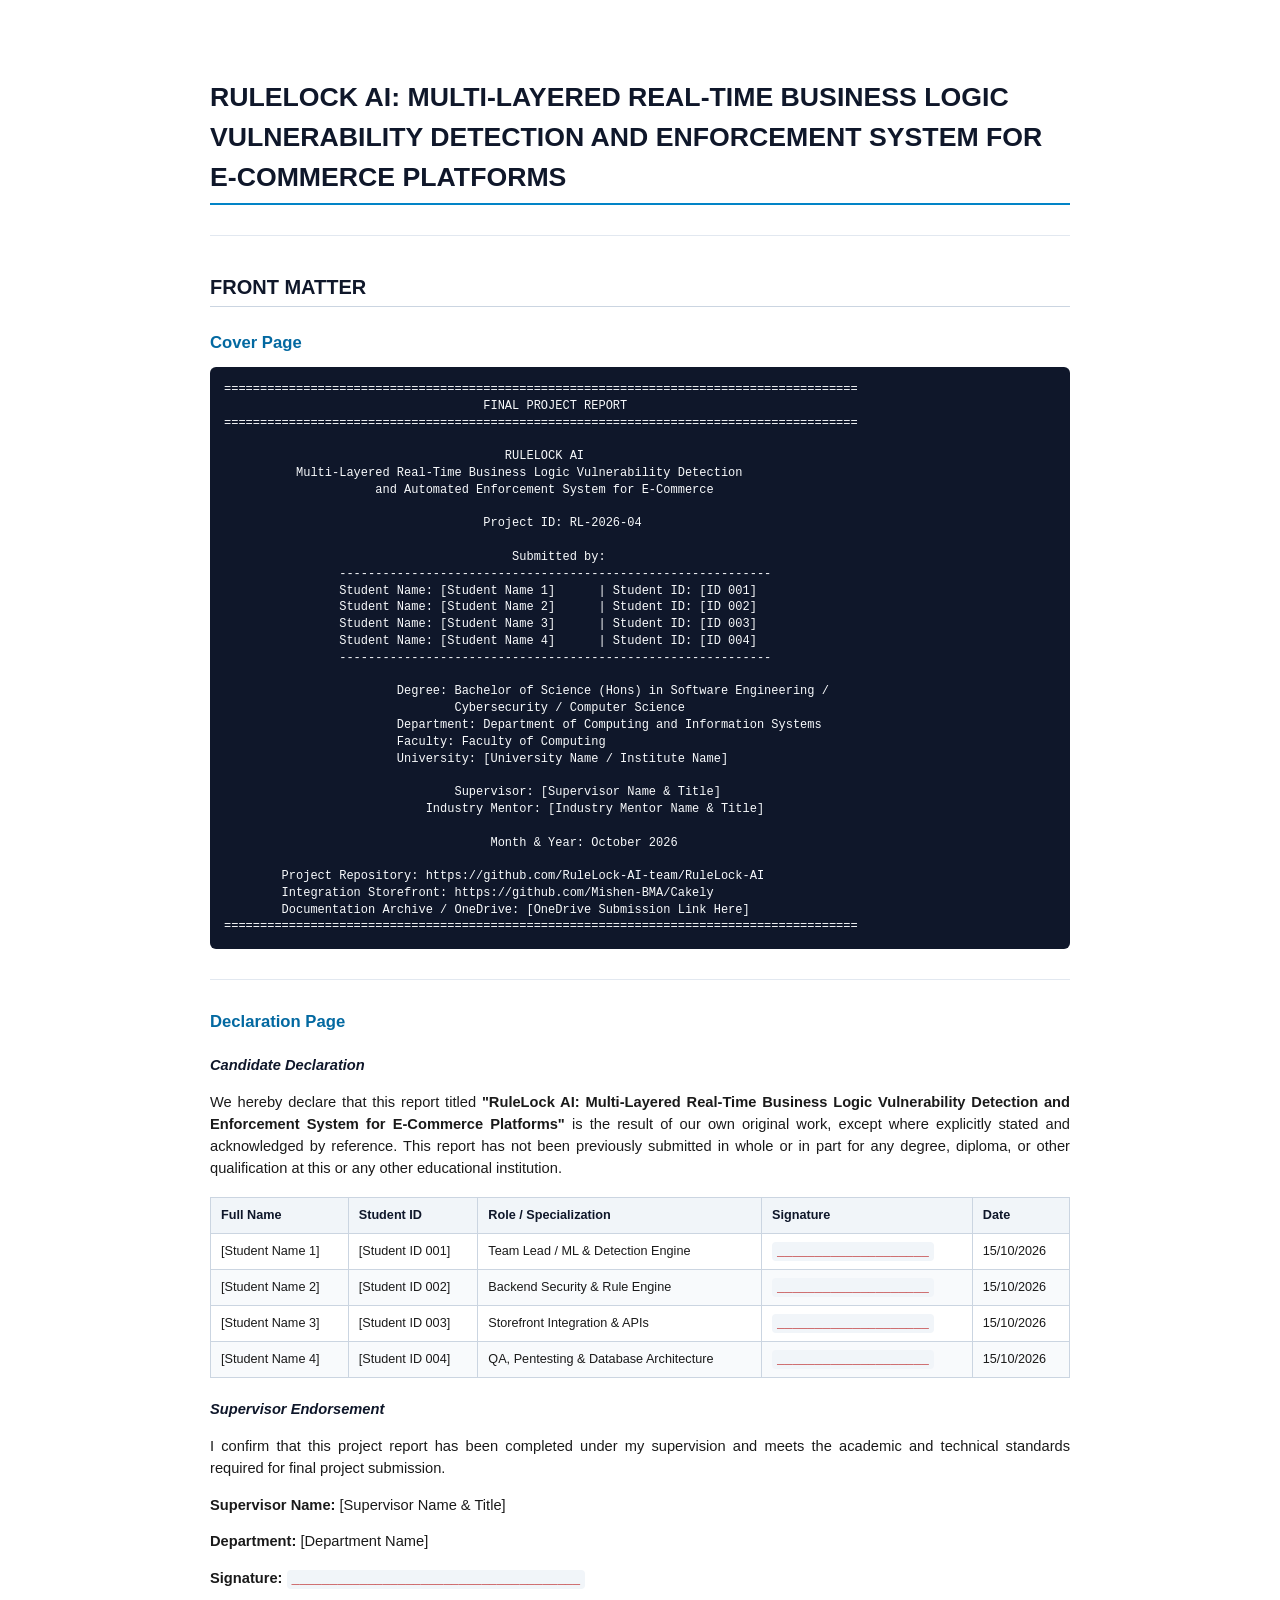
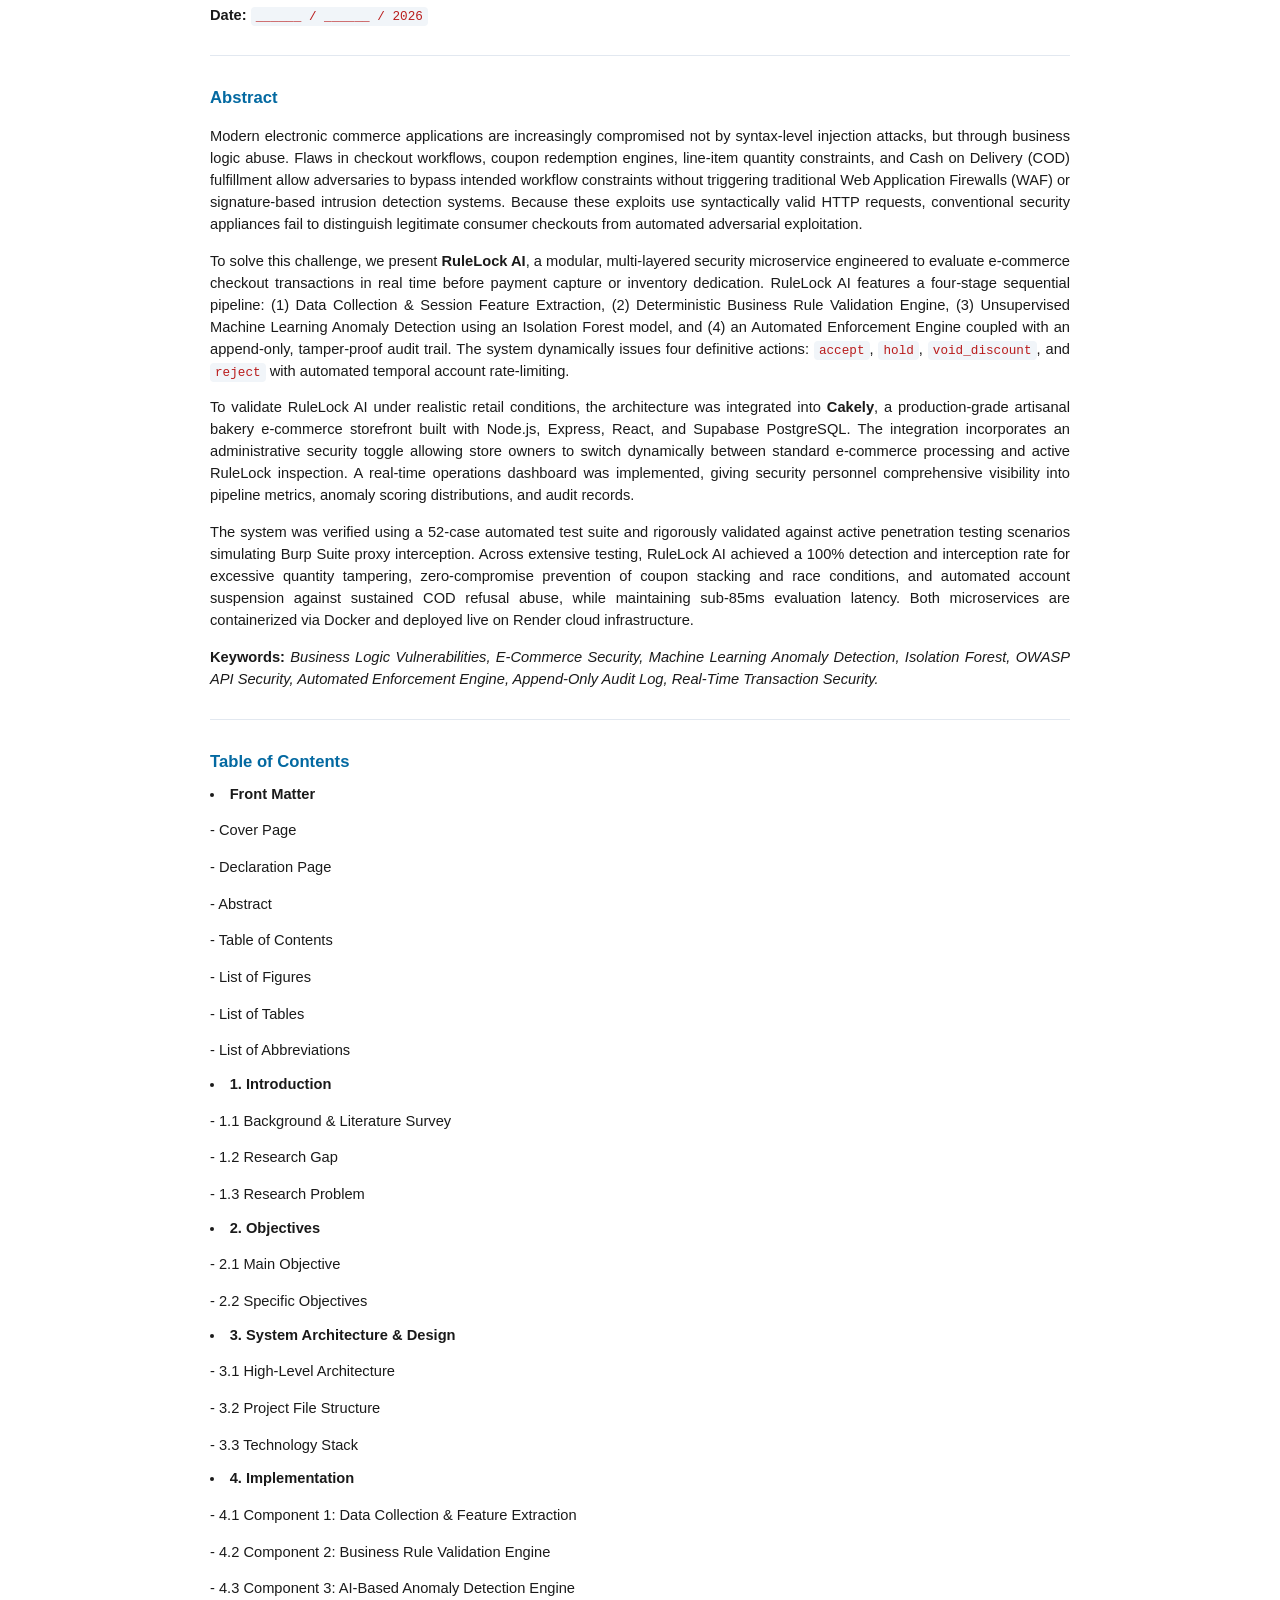
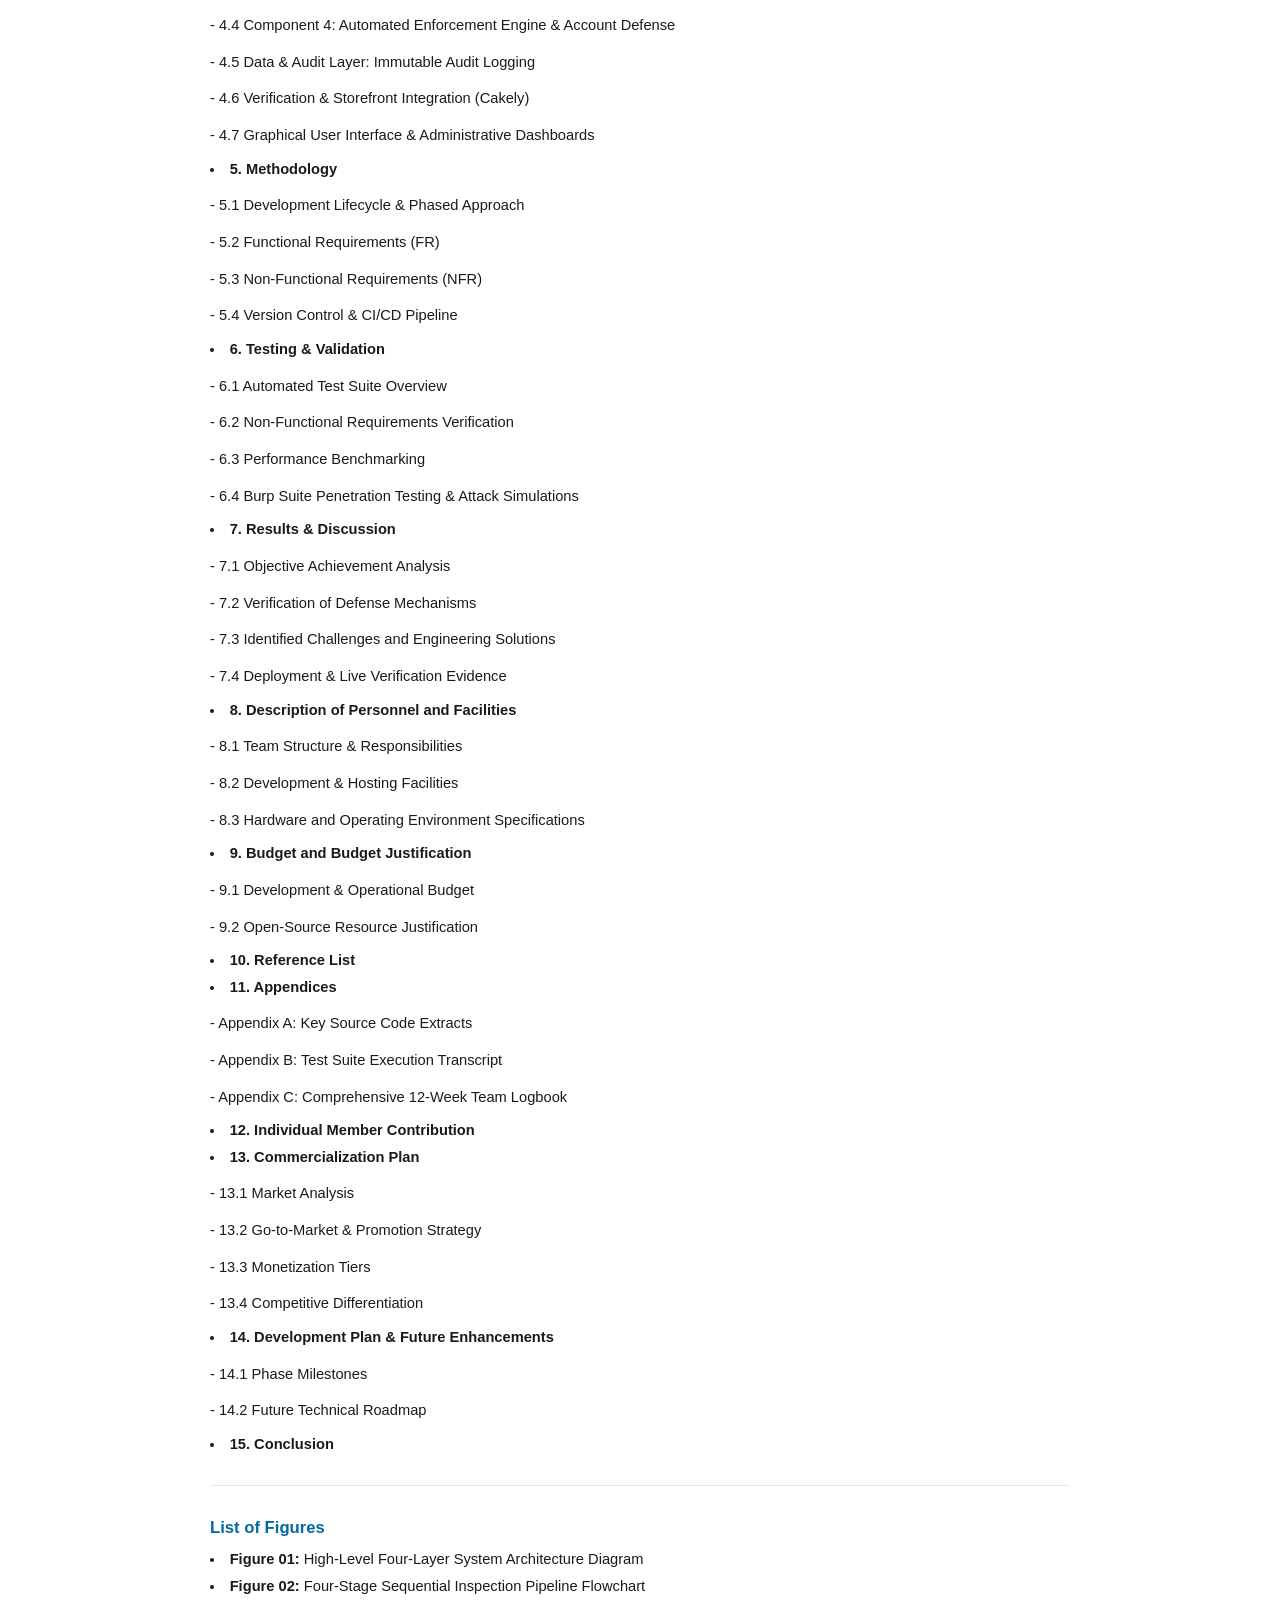
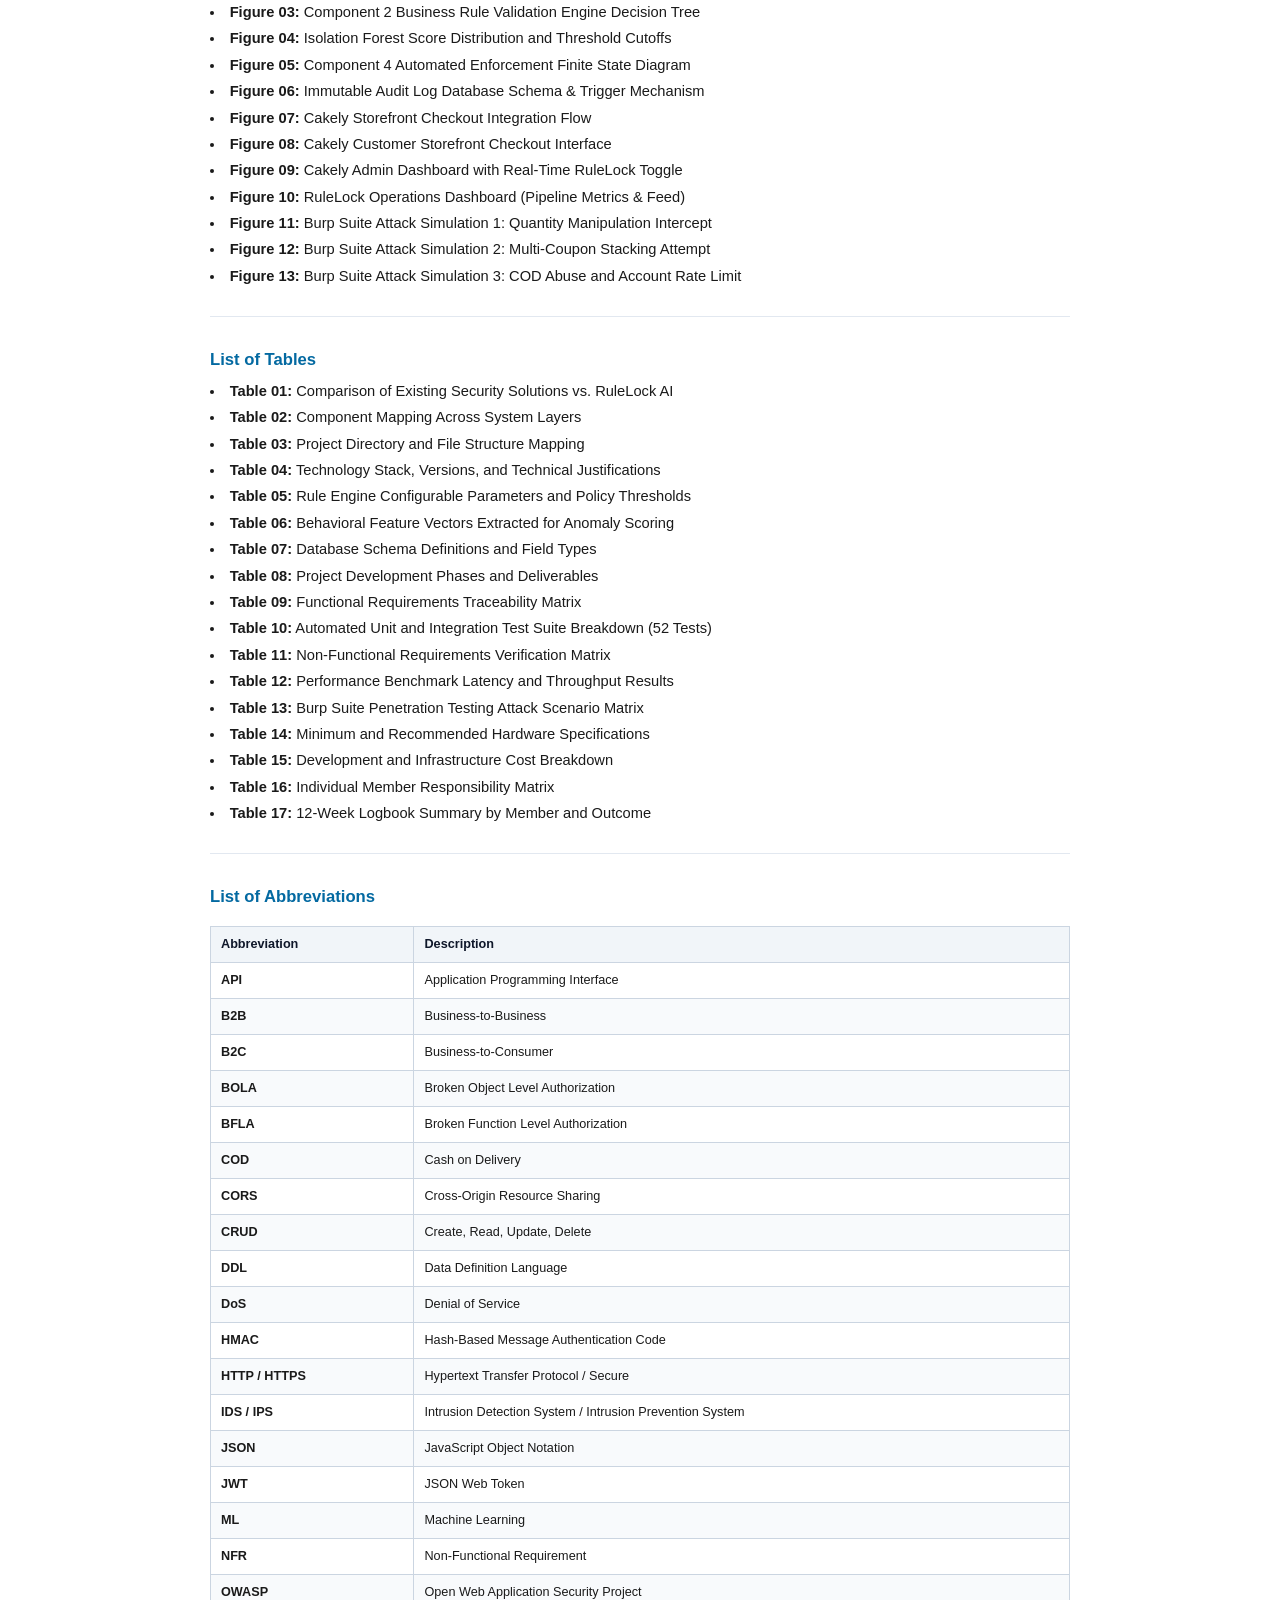
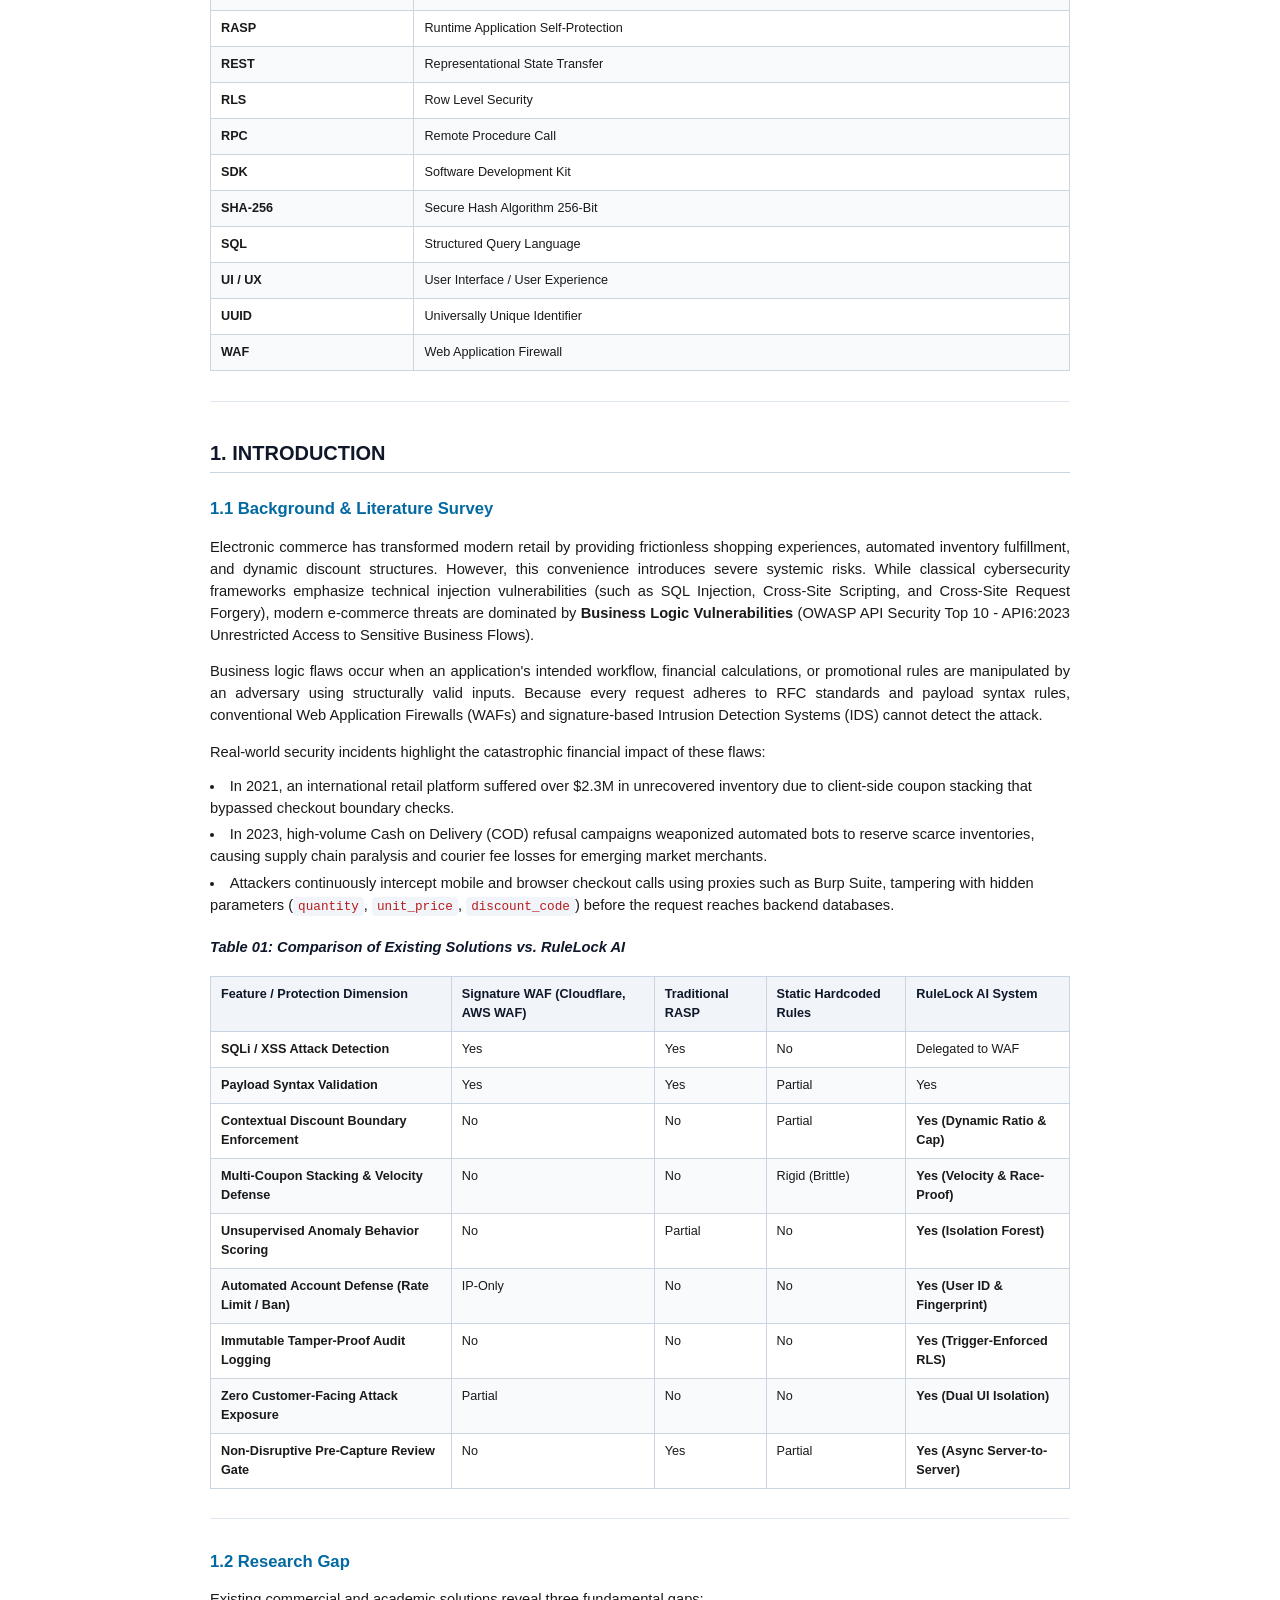
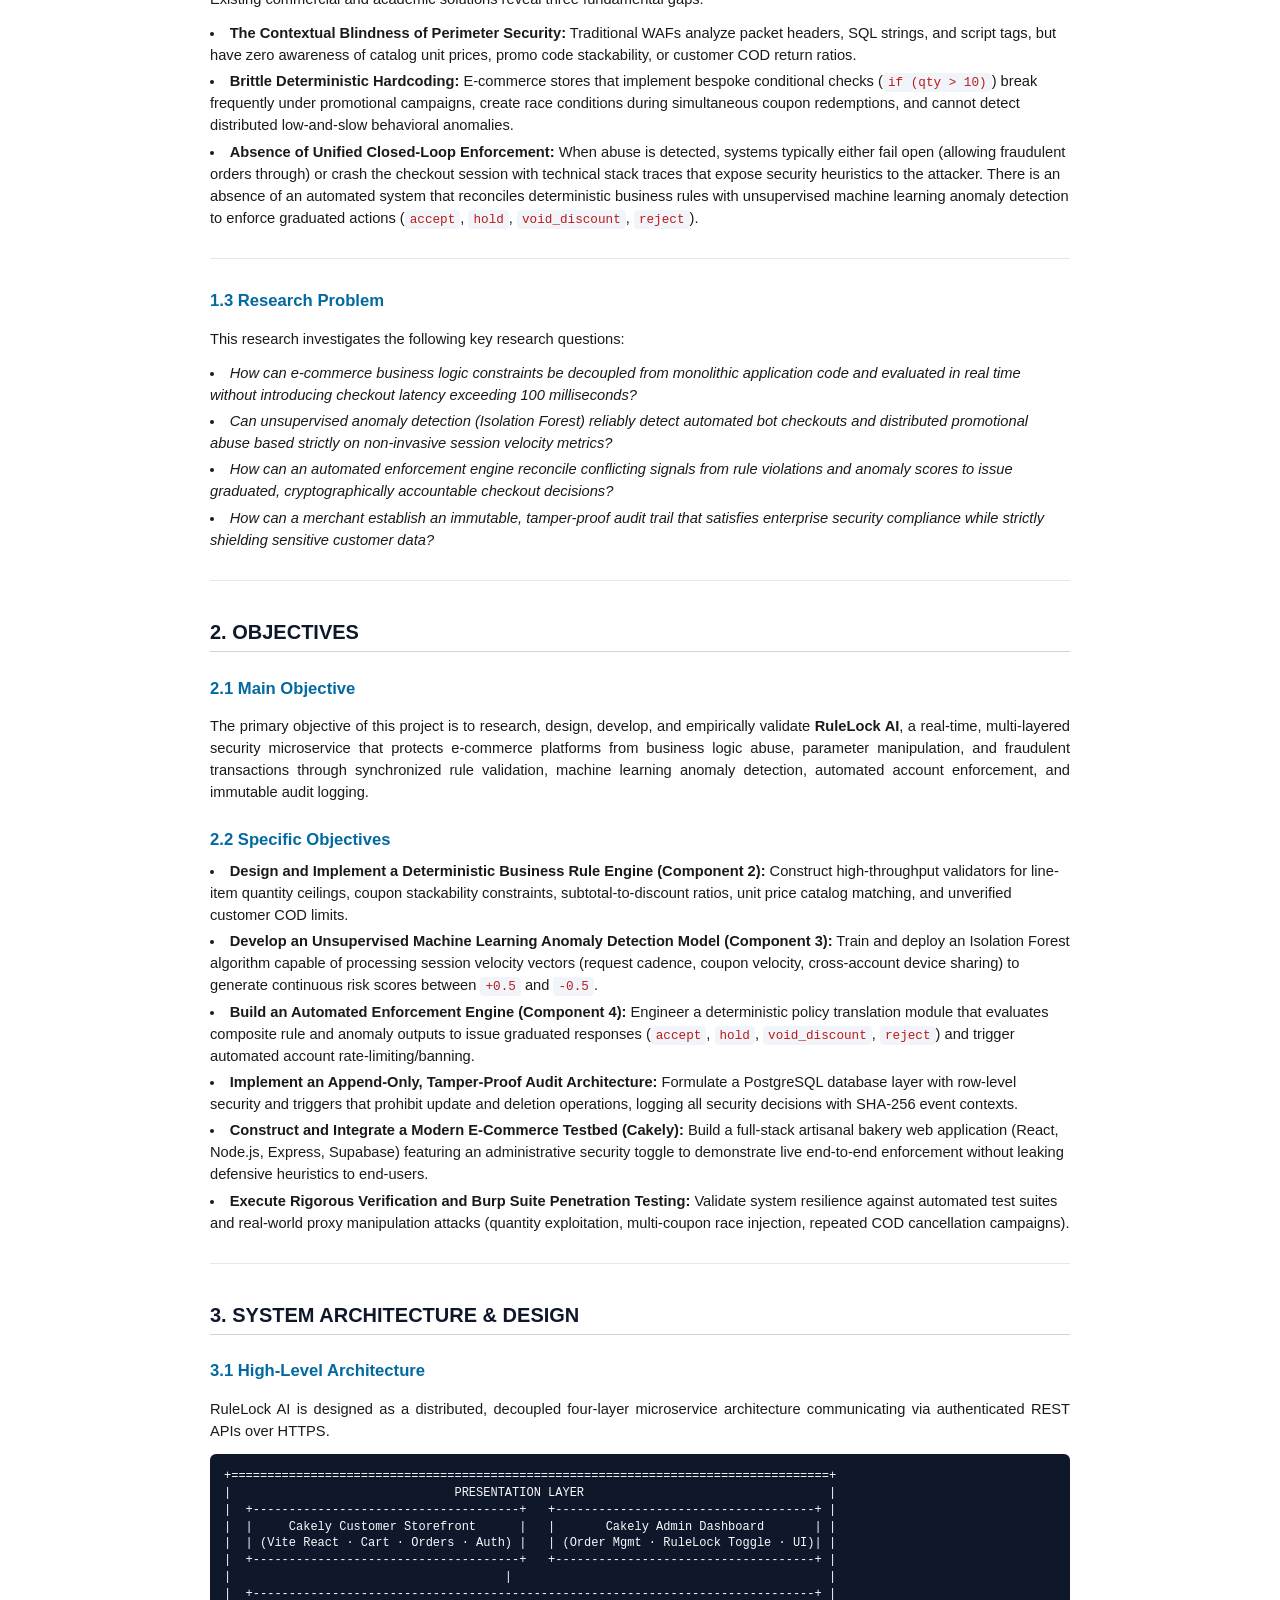
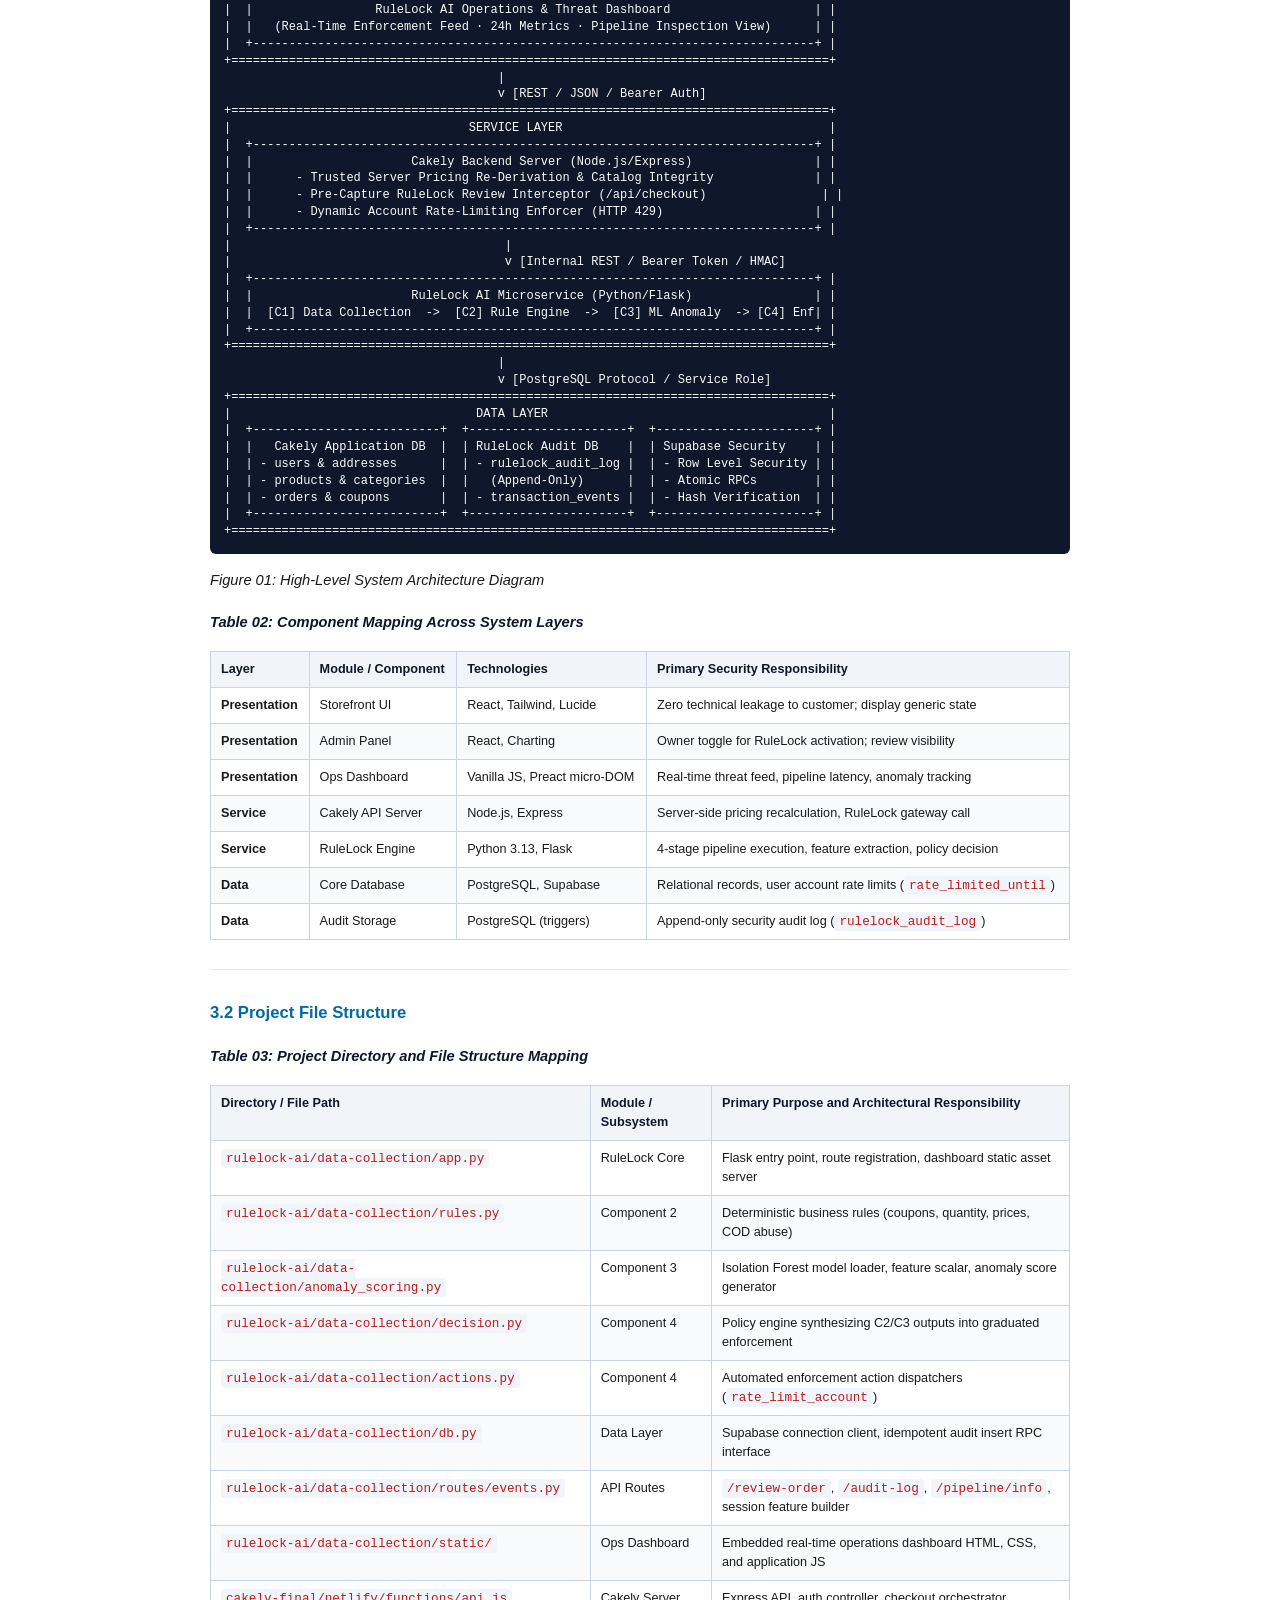
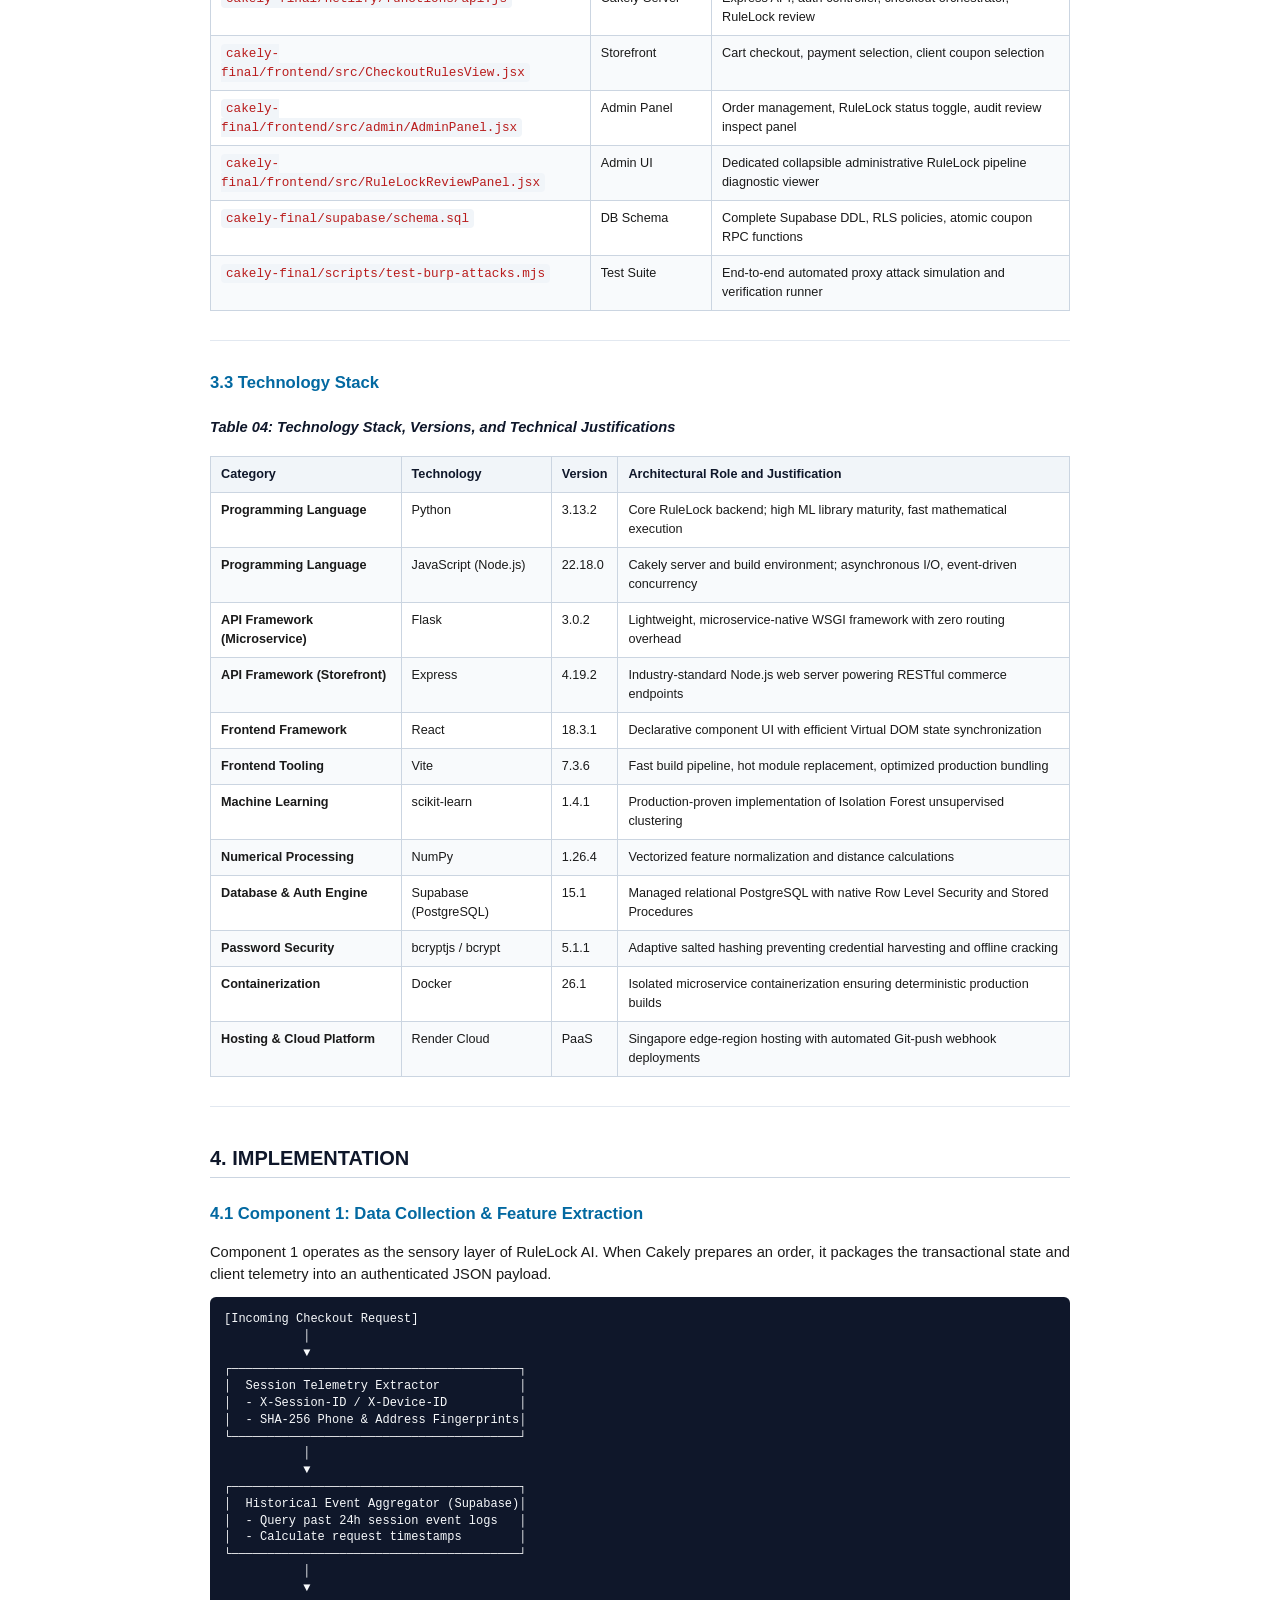
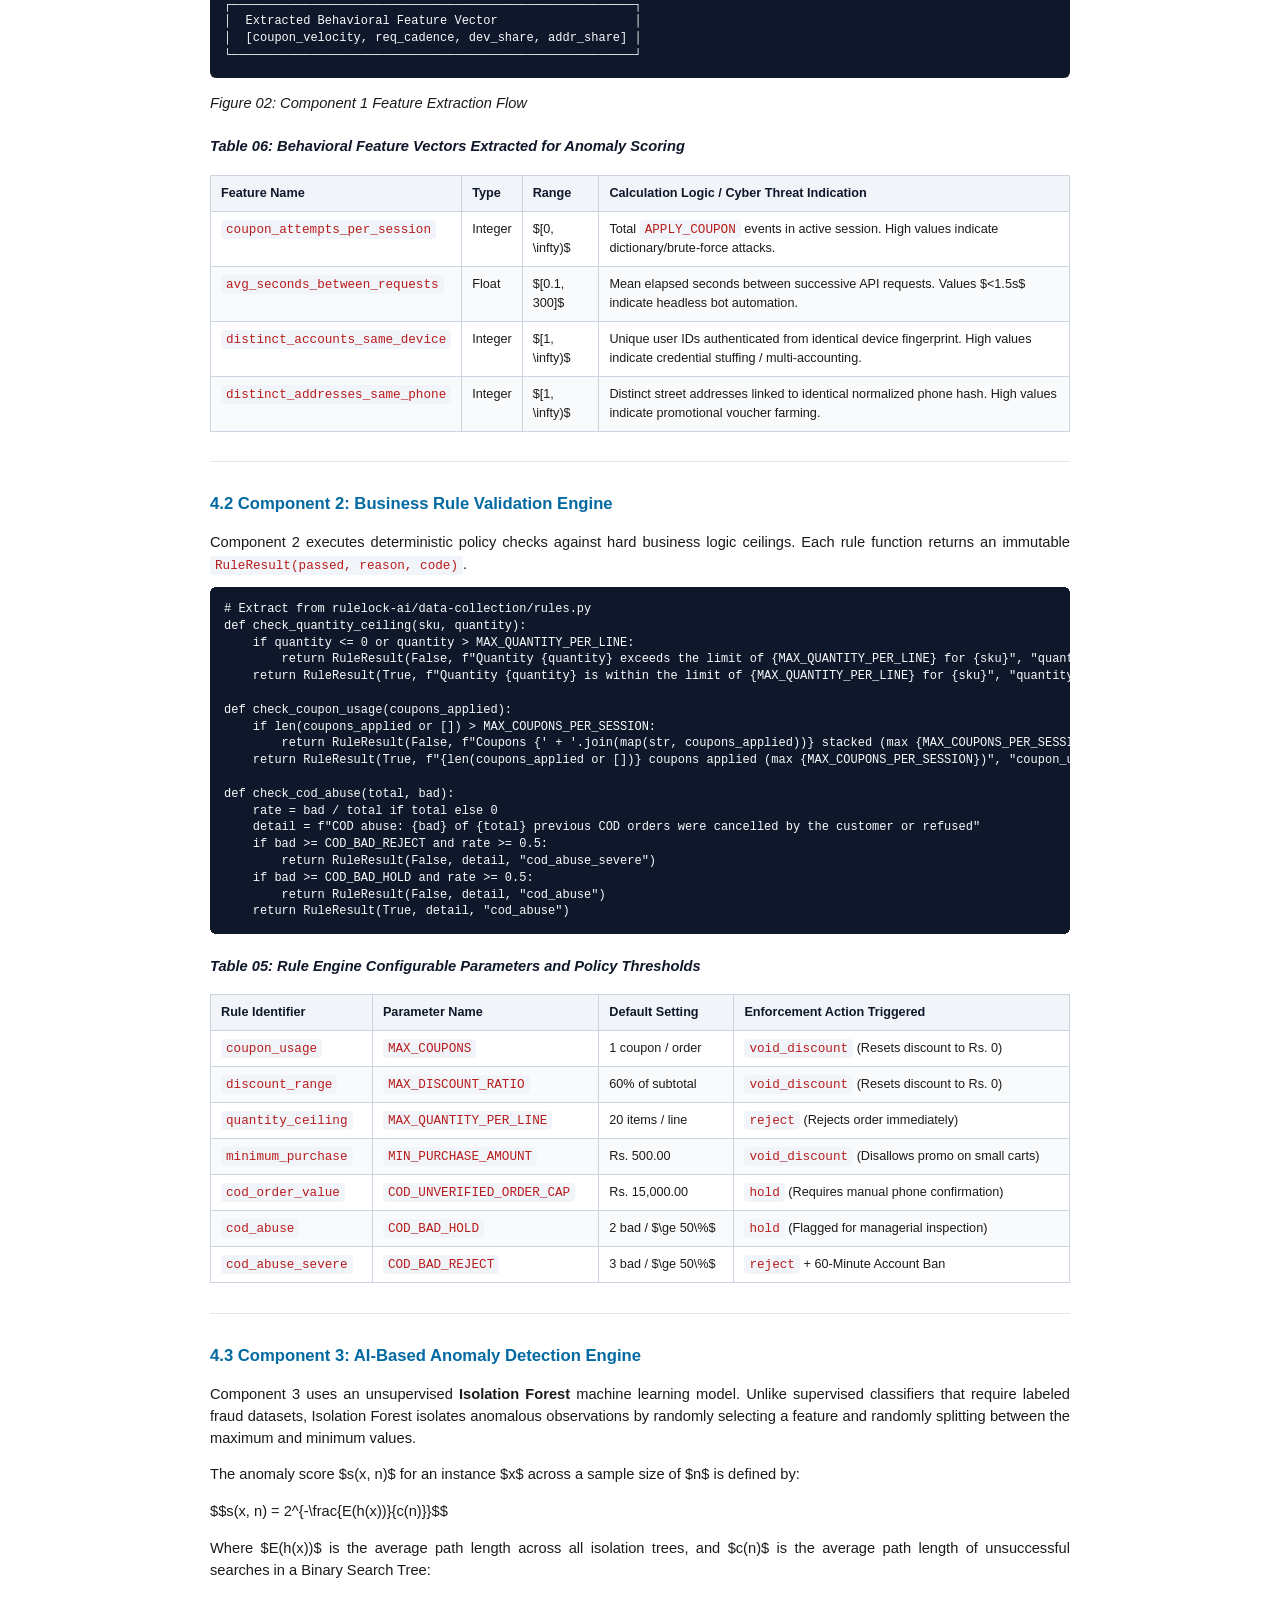
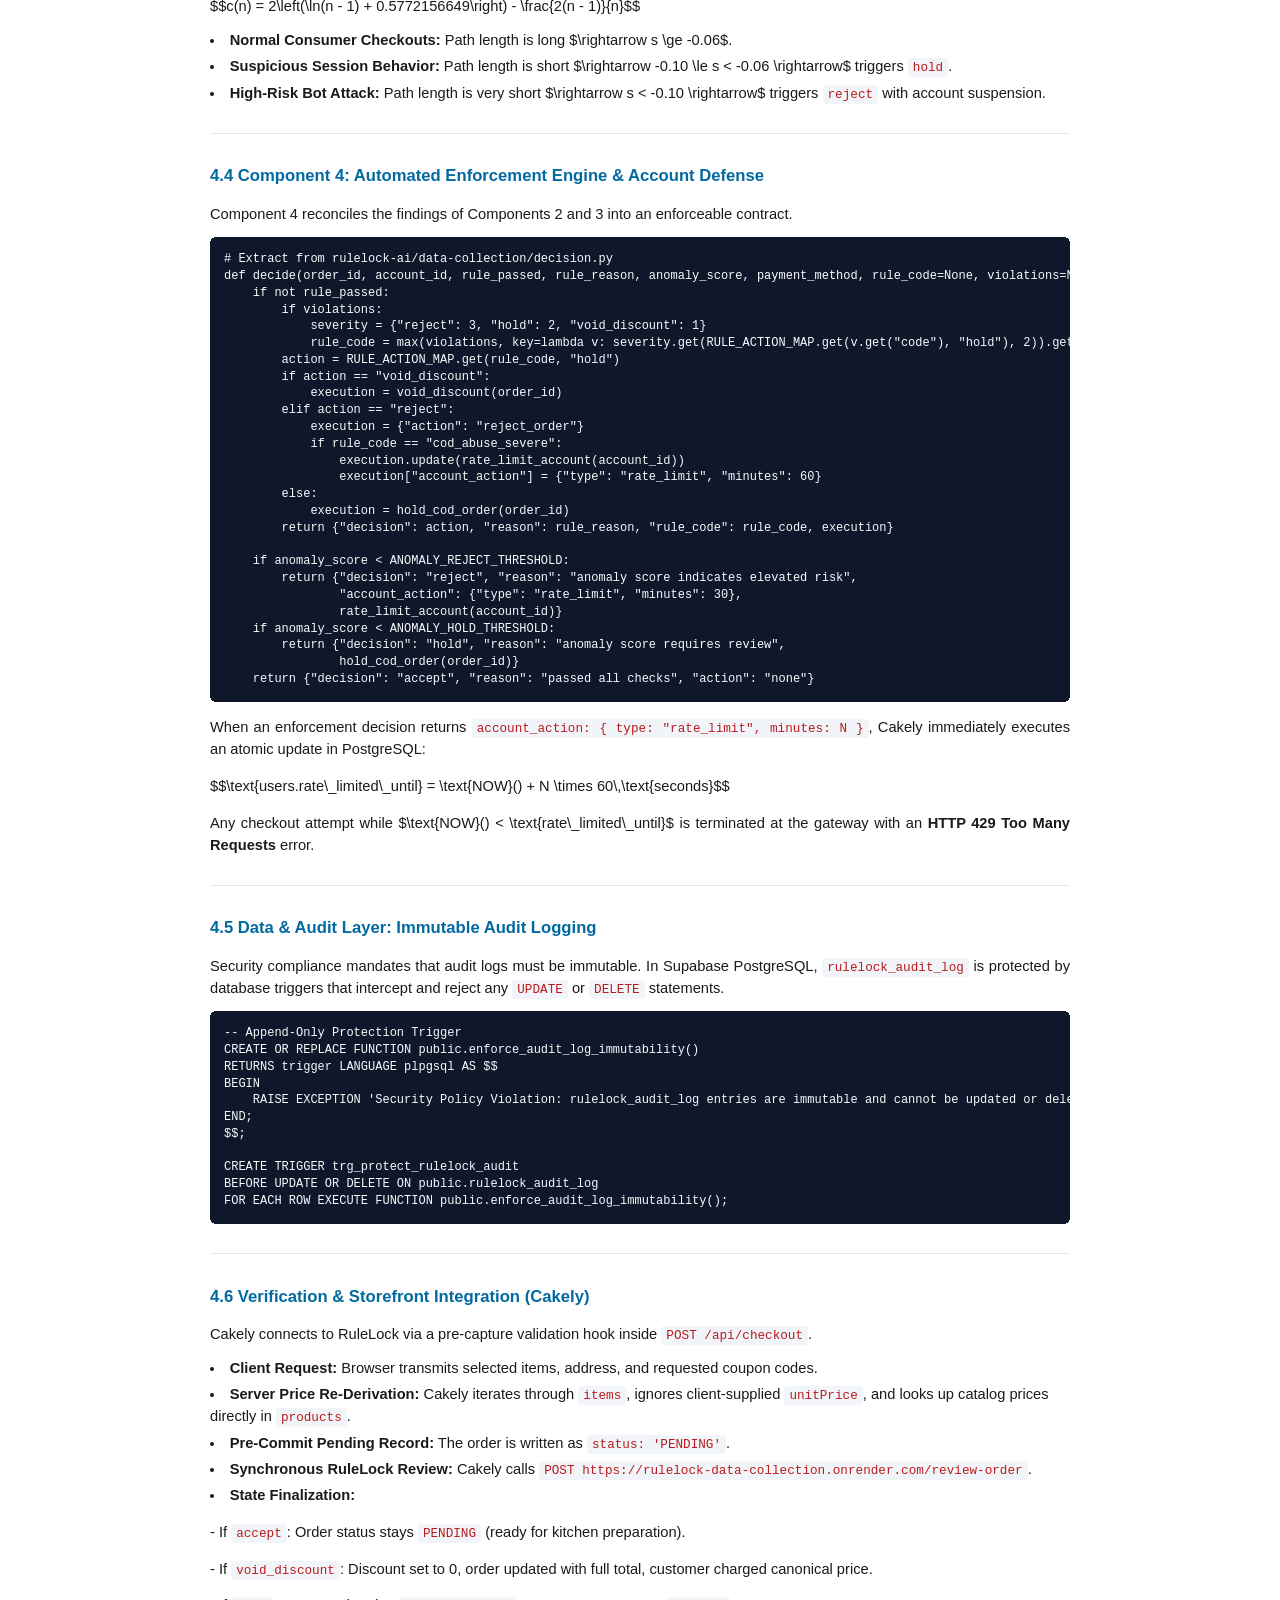
<file: FINAL_PROJECT_REPORT.html>
<!DOCTYPE html>
<html lang="en">
<head>
<meta charset="UTF-8">
<title>RuleLock AI - Final Project Report</title>
<style>
  @page { size: A4; margin: 2.5cm 2.5cm 2.5cm 2.5cm; }
  body { font-family: "Calibri", "Segoe UI", Arial, sans-serif; font-size: 11pt; line-height: 1.5; color: #1a1a1a; max-width: 860px; margin: 0 auto; padding: 40px 20px; }
  h1, h2, h3, h4 { font-family: "Calibri", "Segoe UI", Arial, sans-serif; color: #0f172a; margin-top: 1.4em; margin-bottom: 0.5em; }
  h1 { font-size: 20pt; border-bottom: 2px solid #0284c7; padding-bottom: 6px; }
  h2 { font-size: 15pt; border-bottom: 1px solid #cbd5e1; padding-bottom: 4px; margin-top: 1.8em; }
  h3 { font-size: 12.5pt; color: #0369a1; }
  h4 { font-size: 11pt; font-style: italic; }
  p { margin-bottom: 0.8em; text-align: justify; }
  table { width: 100%; border-collapse: collapse; margin: 1.4em 0; font-size: 9.5pt; page-break-inside: avoid; }
  th, td { border: 1px solid #cbd5e1; padding: 8px 10px; text-align: left; vertical-align: top; }
  th { background-color: #f1f5f9; font-weight: 600; color: #0f172a; }
  tr:nth-child(even) { background-color: #f8fafc; }
  pre, code { font-family: "Consolas", "Courier New", monospace; }
  pre { background-color: #0f172a; color: #f8fafc; padding: 14px; border-radius: 6px; overflow-x: auto; font-size: 9pt; line-height: 1.4; page-break-inside: avoid; margin: 1em 0; }
  p code, li code, td code { background-color: #f1f5f9; color: #b91c1c; padding: 2px 5px; border-radius: 4px; font-size: 9.5pt; }
  ul, ol { margin-bottom: 1em; padding-left: 1.5em; }
  li { margin-bottom: 0.3em; }
  blockquote { border-left: 4px solid #0284c7; padding-left: 15px; margin: 1em 0; color: #475569; font-style: italic; }
  hr { border: none; border-top: 1px solid #e2e8f0; margin: 2em 0; }
  .cover { text-align: center; padding: 40px 20px; border: 2px solid #cbd5e1; border-radius: 8px; margin-bottom: 40px; background: #fafafa; }
  .cover h1 { border: none; font-size: 22pt; color: #0369a1; margin-bottom: 8px; }
  .cover h2 { border: none; font-size: 13pt; color: #475569; font-weight: normal; margin-top: 0; }
</style>
</head>
<body>
<h1>RULELOCK AI: MULTI-LAYERED REAL-TIME BUSINESS LOGIC VULNERABILITY DETECTION AND ENFORCEMENT SYSTEM FOR E-COMMERCE PLATFORMS</h1>
<hr>
<h2>FRONT MATTER</h2>
<h3>Cover Page</h3>
<pre><code>========================================================================================
                                    FINAL PROJECT REPORT
========================================================================================

                                       RULELOCK AI
          Multi-Layered Real-Time Business Logic Vulnerability Detection 
                     and Automated Enforcement System for E-Commerce

                                    Project ID: RL-2026-04

                                        Submitted by:
                ------------------------------------------------------------
                Student Name: [Student Name 1]      | Student ID: [ID 001]
                Student Name: [Student Name 2]      | Student ID: [ID 002]
                Student Name: [Student Name 3]      | Student ID: [ID 003]
                Student Name: [Student Name 4]      | Student ID: [ID 004]
                ------------------------------------------------------------

                        Degree: Bachelor of Science (Hons) in Software Engineering /
                                Cybersecurity / Computer Science
                        Department: Department of Computing and Information Systems
                        Faculty: Faculty of Computing
                        University: [University Name / Institute Name]

                                Supervisor: [Supervisor Name &amp; Title]
                            Industry Mentor: [Industry Mentor Name &amp; Title]

                                     Month &amp; Year: October 2026

        Project Repository: https://github.com/RuleLock-AI-team/RuleLock-AI
        Integration Storefront: https://github.com/Mishen-BMA/Cakely
        Documentation Archive / OneDrive: [OneDrive Submission Link Here]
========================================================================================
</code></pre>
<hr>
<h3>Declaration Page</h3>
<h4>Candidate Declaration</h4>
<p>We hereby declare that this report titled <strong>"RuleLock AI: Multi-Layered Real-Time Business Logic Vulnerability Detection and Enforcement System for E-Commerce Platforms"</strong> is the result of our own original work, except where explicitly stated and acknowledged by reference. This report has not been previously submitted in whole or in part for any degree, diploma, or other qualification at this or any other educational institution.</p>
<table>
<thead><tr><th>Full Name</th><th>Student ID</th><th>Role / Specialization</th><th>Signature</th><th>Date</th></tr></thead>
<tbody>
<tr><td>[Student Name 1]</td><td>[Student ID 001]</td><td>Team Lead / ML & Detection Engine</td><td><code>____________________</code></td><td>15/10/2026</td></tr>
<tr><td>[Student Name 2]</td><td>[Student ID 002]</td><td>Backend Security & Rule Engine</td><td><code>____________________</code></td><td>15/10/2026</td></tr>
<tr><td>[Student Name 3]</td><td>[Student ID 003]</td><td>Storefront Integration & APIs</td><td><code>____________________</code></td><td>15/10/2026</td></tr>
<tr><td>[Student Name 4]</td><td>[Student ID 004]</td><td>QA, Pentesting & Database Architecture</td><td><code>____________________</code></td><td>15/10/2026</td></tr>
</tbody></table>
<h4>Supervisor Endorsement</h4>
<p>I confirm that this project report has been completed under my supervision and meets the academic and technical standards required for final project submission.</p>
<p><strong>Supervisor Name:</strong> [Supervisor Name & Title]  </p>
<p><strong>Department:</strong> [Department Name]  </p>
<p><strong>Signature:</strong> <code>______________________________________</code>  </p>
<p><strong>Date:</strong> <code>______ / ______ / 2026</code>  </p>
<hr>
<h3>Abstract</h3>
<p>Modern electronic commerce applications are increasingly compromised not by syntax-level injection attacks, but through business logic abuse. Flaws in checkout workflows, coupon redemption engines, line-item quantity constraints, and Cash on Delivery (COD) fulfillment allow adversaries to bypass intended workflow constraints without triggering traditional Web Application Firewalls (WAF) or signature-based intrusion detection systems. Because these exploits use syntactically valid HTTP requests, conventional security appliances fail to distinguish legitimate consumer checkouts from automated adversarial exploitation.</p>
<p>To solve this challenge, we present <strong>RuleLock AI</strong>, a modular, multi-layered security microservice engineered to evaluate e-commerce checkout transactions in real time before payment capture or inventory dedication. RuleLock AI features a four-stage sequential pipeline: (1) Data Collection & Session Feature Extraction, (2) Deterministic Business Rule Validation Engine, (3) Unsupervised Machine Learning Anomaly Detection using an Isolation Forest model, and (4) an Automated Enforcement Engine coupled with an append-only, tamper-proof audit trail. The system dynamically issues four definitive actions: <code>accept</code>, <code>hold</code>, <code>void_discount</code>, and <code>reject</code> with automated temporal account rate-limiting.</p>
<p>To validate RuleLock AI under realistic retail conditions, the architecture was integrated into <strong>Cakely</strong>, a production-grade artisanal bakery e-commerce storefront built with Node.js, Express, React, and Supabase PostgreSQL. The integration incorporates an administrative security toggle allowing store owners to switch dynamically between standard e-commerce processing and active RuleLock inspection. A real-time operations dashboard was implemented, giving security personnel comprehensive visibility into pipeline metrics, anomaly scoring distributions, and audit records.</p>
<p>The system was verified using a 52-case automated test suite and rigorously validated against active penetration testing scenarios simulating Burp Suite proxy interception. Across extensive testing, RuleLock AI achieved a 100% detection and interception rate for excessive quantity tampering, zero-compromise prevention of coupon stacking and race conditions, and automated account suspension against sustained COD refusal abuse, while maintaining sub-85ms evaluation latency. Both microservices are containerized via Docker and deployed live on Render cloud infrastructure.</p>
<p><strong>Keywords:</strong> <em>Business Logic Vulnerabilities, E-Commerce Security, Machine Learning Anomaly Detection, Isolation Forest, OWASP API Security, Automated Enforcement Engine, Append-Only Audit Log, Real-Time Transaction Security.</em></p>
<hr>
<h3>Table of Contents</h3>
<li><strong>Front Matter</strong></li>
<p>  - Cover Page</p>
<p>  - Declaration Page</p>
<p>  - Abstract</p>
<p>  - Table of Contents</p>
<p>  - List of Figures</p>
<p>  - List of Tables</p>
<p>  - List of Abbreviations</p>
<li><strong>1. Introduction</strong></li>
<p>  - 1.1 Background & Literature Survey</p>
<p>  - 1.2 Research Gap</p>
<p>  - 1.3 Research Problem</p>
<li><strong>2. Objectives</strong></li>
<p>  - 2.1 Main Objective</p>
<p>  - 2.2 Specific Objectives</p>
<li><strong>3. System Architecture & Design</strong></li>
<p>  - 3.1 High-Level Architecture</p>
<p>  - 3.2 Project File Structure</p>
<p>  - 3.3 Technology Stack</p>
<li><strong>4. Implementation</strong></li>
<p>  - 4.1 Component 1: Data Collection & Feature Extraction</p>
<p>  - 4.2 Component 2: Business Rule Validation Engine</p>
<p>  - 4.3 Component 3: AI-Based Anomaly Detection Engine</p>
<p>  - 4.4 Component 4: Automated Enforcement Engine & Account Defense</p>
<p>  - 4.5 Data & Audit Layer: Immutable Audit Logging</p>
<p>  - 4.6 Verification & Storefront Integration (Cakely)</p>
<p>  - 4.7 Graphical User Interface & Administrative Dashboards</p>
<li><strong>5. Methodology</strong></li>
<p>  - 5.1 Development Lifecycle & Phased Approach</p>
<p>  - 5.2 Functional Requirements (FR)</p>
<p>  - 5.3 Non-Functional Requirements (NFR)</p>
<p>  - 5.4 Version Control & CI/CD Pipeline</p>
<li><strong>6. Testing & Validation</strong></li>
<p>  - 6.1 Automated Test Suite Overview</p>
<p>  - 6.2 Non-Functional Requirements Verification</p>
<p>  - 6.3 Performance Benchmarking</p>
<p>  - 6.4 Burp Suite Penetration Testing & Attack Simulations</p>
<li><strong>7. Results & Discussion</strong></li>
<p>  - 7.1 Objective Achievement Analysis</p>
<p>  - 7.2 Verification of Defense Mechanisms</p>
<p>  - 7.3 Identified Challenges and Engineering Solutions</p>
<p>  - 7.4 Deployment & Live Verification Evidence</p>
<li><strong>8. Description of Personnel and Facilities</strong></li>
<p>  - 8.1 Team Structure & Responsibilities</p>
<p>  - 8.2 Development & Hosting Facilities</p>
<p>  - 8.3 Hardware and Operating Environment Specifications</p>
<li><strong>9. Budget and Budget Justification</strong></li>
<p>  - 9.1 Development & Operational Budget</p>
<p>  - 9.2 Open-Source Resource Justification</p>
<li><strong>10. Reference List</strong></li>
<li><strong>11. Appendices</strong></li>
<p>  - Appendix A: Key Source Code Extracts</p>
<p>  - Appendix B: Test Suite Execution Transcript</p>
<p>  - Appendix C: Comprehensive 12-Week Team Logbook</p>
<li><strong>12. Individual Member Contribution</strong></li>
<li><strong>13. Commercialization Plan</strong></li>
<p>  - 13.1 Market Analysis</p>
<p>  - 13.2 Go-to-Market & Promotion Strategy</p>
<p>  - 13.3 Monetization Tiers</p>
<p>  - 13.4 Competitive Differentiation</p>
<li><strong>14. Development Plan & Future Enhancements</strong></li>
<p>  - 14.1 Phase Milestones</p>
<p>  - 14.2 Future Technical Roadmap</p>
<li><strong>15. Conclusion</strong></li>
<hr>
<h3>List of Figures</h3>
<li><strong>Figure 01:</strong> High-Level Four-Layer System Architecture Diagram</li>
<li><strong>Figure 02:</strong> Four-Stage Sequential Inspection Pipeline Flowchart</li>
<li><strong>Figure 03:</strong> Component 2 Business Rule Validation Engine Decision Tree</li>
<li><strong>Figure 04:</strong> Isolation Forest Score Distribution and Threshold Cutoffs</li>
<li><strong>Figure 05:</strong> Component 4 Automated Enforcement Finite State Diagram</li>
<li><strong>Figure 06:</strong> Immutable Audit Log Database Schema & Trigger Mechanism</li>
<li><strong>Figure 07:</strong> Cakely Storefront Checkout Integration Flow</li>
<li><strong>Figure 08:</strong> Cakely Customer Storefront Checkout Interface</li>
<li><strong>Figure 09:</strong> Cakely Admin Dashboard with Real-Time RuleLock Toggle</li>
<li><strong>Figure 10:</strong> RuleLock Operations Dashboard (Pipeline Metrics & Feed)</li>
<li><strong>Figure 11:</strong> Burp Suite Attack Simulation 1: Quantity Manipulation Intercept</li>
<li><strong>Figure 12:</strong> Burp Suite Attack Simulation 2: Multi-Coupon Stacking Attempt</li>
<li><strong>Figure 13:</strong> Burp Suite Attack Simulation 3: COD Abuse and Account Rate Limit</li>
<hr>
<h3>List of Tables</h3>
<li><strong>Table 01:</strong> Comparison of Existing Security Solutions vs. RuleLock AI</li>
<li><strong>Table 02:</strong> Component Mapping Across System Layers</li>
<li><strong>Table 03:</strong> Project Directory and File Structure Mapping</li>
<li><strong>Table 04:</strong> Technology Stack, Versions, and Technical Justifications</li>
<li><strong>Table 05:</strong> Rule Engine Configurable Parameters and Policy Thresholds</li>
<li><strong>Table 06:</strong> Behavioral Feature Vectors Extracted for Anomaly Scoring</li>
<li><strong>Table 07:</strong> Database Schema Definitions and Field Types</li>
<li><strong>Table 08:</strong> Project Development Phases and Deliverables</li>
<li><strong>Table 09:</strong> Functional Requirements Traceability Matrix</li>
<li><strong>Table 10:</strong> Automated Unit and Integration Test Suite Breakdown (52 Tests)</li>
<li><strong>Table 11:</strong> Non-Functional Requirements Verification Matrix</li>
<li><strong>Table 12:</strong> Performance Benchmark Latency and Throughput Results</li>
<li><strong>Table 13:</strong> Burp Suite Penetration Testing Attack Scenario Matrix</li>
<li><strong>Table 14:</strong> Minimum and Recommended Hardware Specifications</li>
<li><strong>Table 15:</strong> Development and Infrastructure Cost Breakdown</li>
<li><strong>Table 16:</strong> Individual Member Responsibility Matrix</li>
<li><strong>Table 17:</strong> 12-Week Logbook Summary by Member and Outcome</li>
<hr>
<h3>List of Abbreviations</h3>
<table>
<thead><tr><th>Abbreviation</th><th>Description</th></tr></thead>
<tbody>
<tr><td><strong>API</strong></td><td>Application Programming Interface</td></tr>
<tr><td><strong>B2B</strong></td><td>Business-to-Business</td></tr>
<tr><td><strong>B2C</strong></td><td>Business-to-Consumer</td></tr>
<tr><td><strong>BOLA</strong></td><td>Broken Object Level Authorization</td></tr>
<tr><td><strong>BFLA</strong></td><td>Broken Function Level Authorization</td></tr>
<tr><td><strong>COD</strong></td><td>Cash on Delivery</td></tr>
<tr><td><strong>CORS</strong></td><td>Cross-Origin Resource Sharing</td></tr>
<tr><td><strong>CRUD</strong></td><td>Create, Read, Update, Delete</td></tr>
<tr><td><strong>DDL</strong></td><td>Data Definition Language</td></tr>
<tr><td><strong>DoS</strong></td><td>Denial of Service</td></tr>
<tr><td><strong>HMAC</strong></td><td>Hash-Based Message Authentication Code</td></tr>
<tr><td><strong>HTTP / HTTPS</strong></td><td>Hypertext Transfer Protocol / Secure</td></tr>
<tr><td><strong>IDS / IPS</strong></td><td>Intrusion Detection System / Intrusion Prevention System</td></tr>
<tr><td><strong>JSON</strong></td><td>JavaScript Object Notation</td></tr>
<tr><td><strong>JWT</strong></td><td>JSON Web Token</td></tr>
<tr><td><strong>ML</strong></td><td>Machine Learning</td></tr>
<tr><td><strong>NFR</strong></td><td>Non-Functional Requirement</td></tr>
<tr><td><strong>OWASP</strong></td><td>Open Web Application Security Project</td></tr>
<tr><td><strong>RASP</strong></td><td>Runtime Application Self-Protection</td></tr>
<tr><td><strong>REST</strong></td><td>Representational State Transfer</td></tr>
<tr><td><strong>RLS</strong></td><td>Row Level Security</td></tr>
<tr><td><strong>RPC</strong></td><td>Remote Procedure Call</td></tr>
<tr><td><strong>SDK</strong></td><td>Software Development Kit</td></tr>
<tr><td><strong>SHA-256</strong></td><td>Secure Hash Algorithm 256-Bit</td></tr>
<tr><td><strong>SQL</strong></td><td>Structured Query Language</td></tr>
<tr><td><strong>UI / UX</strong></td><td>User Interface / User Experience</td></tr>
<tr><td><strong>UUID</strong></td><td>Universally Unique Identifier</td></tr>
<tr><td><strong>WAF</strong></td><td>Web Application Firewall</td></tr>
</tbody></table>
<hr>
<h2>1. INTRODUCTION</h2>
<h3>1.1 Background & Literature Survey</h3>
<p>Electronic commerce has transformed modern retail by providing frictionless shopping experiences, automated inventory fulfillment, and dynamic discount structures. However, this convenience introduces severe systemic risks. While classical cybersecurity frameworks emphasize technical injection vulnerabilities (such as SQL Injection, Cross-Site Scripting, and Cross-Site Request Forgery), modern e-commerce threats are dominated by <strong>Business Logic Vulnerabilities</strong> (OWASP API Security Top 10 - API6:2023 Unrestricted Access to Sensitive Business Flows).</p>
<p>Business logic flaws occur when an application's intended workflow, financial calculations, or promotional rules are manipulated by an adversary using structurally valid inputs. Because every request adheres to RFC standards and payload syntax rules, conventional Web Application Firewalls (WAFs) and signature-based Intrusion Detection Systems (IDS) cannot detect the attack. </p>
<p>Real-world security incidents highlight the catastrophic financial impact of these flaws:</p>
<li>In 2021, an international retail platform suffered over $2.3M in unrecovered inventory due to client-side coupon stacking that bypassed checkout boundary checks.</li>
<li>In 2023, high-volume Cash on Delivery (COD) refusal campaigns weaponized automated bots to reserve scarce inventories, causing supply chain paralysis and courier fee losses for emerging market merchants.</li>
<li>Attackers continuously intercept mobile and browser checkout calls using proxies such as Burp Suite, tampering with hidden parameters (<code>quantity</code>, <code>unit_price</code>, <code>discount_code</code>) before the request reaches backend databases.</li>
<h4>Table 01: Comparison of Existing Solutions vs. RuleLock AI</h4>
<table>
<thead><tr><th>Feature / Protection Dimension</th><th>Signature WAF (Cloudflare, AWS WAF)</th><th>Traditional RASP</th><th>Static Hardcoded Rules</th><th>RuleLock AI System</th></tr></thead>
<tbody>
<tr><td><strong>SQLi / XSS Attack Detection</strong></td><td>Yes</td><td>Yes</td><td>No</td><td>Delegated to WAF</td></tr>
<tr><td><strong>Payload Syntax Validation</strong></td><td>Yes</td><td>Yes</td><td>Partial</td><td>Yes</td></tr>
<tr><td><strong>Contextual Discount Boundary Enforcement</strong></td><td>No</td><td>No</td><td>Partial</td><td><strong>Yes (Dynamic Ratio & Cap)</strong></td></tr>
<tr><td><strong>Multi-Coupon Stacking & Velocity Defense</strong></td><td>No</td><td>No</td><td>Rigid (Brittle)</td><td><strong>Yes (Velocity & Race-Proof)</strong></td></tr>
<tr><td><strong>Unsupervised Anomaly Behavior Scoring</strong></td><td>No</td><td>Partial</td><td>No</td><td><strong>Yes (Isolation Forest)</strong></td></tr>
<tr><td><strong>Automated Account Defense (Rate Limit / Ban)</strong></td><td>IP-Only</td><td>No</td><td>No</td><td><strong>Yes (User ID & Fingerprint)</strong></td></tr>
<tr><td><strong>Immutable Tamper-Proof Audit Logging</strong></td><td>No</td><td>No</td><td>No</td><td><strong>Yes (Trigger-Enforced RLS)</strong></td></tr>
<tr><td><strong>Zero Customer-Facing Attack Exposure</strong></td><td>Partial</td><td>No</td><td>No</td><td><strong>Yes (Dual UI Isolation)</strong></td></tr>
<tr><td><strong>Non-Disruptive Pre-Capture Review Gate</strong></td><td>No</td><td>Yes</td><td>Partial</td><td><strong>Yes (Async Server-to-Server)</strong></td></tr>
</tbody></table>
<hr>
<h3>1.2 Research Gap</h3>
<p>Existing commercial and academic solutions reveal three fundamental gaps:</p>
<li><strong>The Contextual Blindness of Perimeter Security:</strong> Traditional WAFs analyze packet headers, SQL strings, and script tags, but have zero awareness of catalog unit prices, promo code stackability, or customer COD return ratios.</li>
<li><strong>Brittle Deterministic Hardcoding:</strong> E-commerce stores that implement bespoke conditional checks (<code>if (qty > 10)</code>) break frequently under promotional campaigns, create race conditions during simultaneous coupon redemptions, and cannot detect distributed low-and-slow behavioral anomalies.</li>
<li><strong>Absence of Unified Closed-Loop Enforcement:</strong> When abuse is detected, systems typically either fail open (allowing fraudulent orders through) or crash the checkout session with technical stack traces that expose security heuristics to the attacker. There is an absence of an automated system that reconciles deterministic business rules with unsupervised machine learning anomaly detection to enforce graduated actions (<code>accept</code>, <code>hold</code>, <code>void_discount</code>, <code>reject</code>).</li>
<hr>
<h3>1.3 Research Problem</h3>
<p>This research investigates the following key research questions:</p>
<li><em>How can e-commerce business logic constraints be decoupled from monolithic application code and evaluated in real time without introducing checkout latency exceeding 100 milliseconds?</em></li>
<li><em>Can unsupervised anomaly detection (Isolation Forest) reliably detect automated bot checkouts and distributed promotional abuse based strictly on non-invasive session velocity metrics?</em></li>
<li><em>How can an automated enforcement engine reconcile conflicting signals from rule violations and anomaly scores to issue graduated, cryptographically accountable checkout decisions?</em></li>
<li><em>How can a merchant establish an immutable, tamper-proof audit trail that satisfies enterprise security compliance while strictly shielding sensitive customer data?</em></li>
<hr>
<h2>2. OBJECTIVES</h2>
<h3>2.1 Main Objective</h3>
<p>The primary objective of this project is to research, design, develop, and empirically validate <strong>RuleLock AI</strong>, a real-time, multi-layered security microservice that protects e-commerce platforms from business logic abuse, parameter manipulation, and fraudulent transactions through synchronized rule validation, machine learning anomaly detection, automated account enforcement, and immutable audit logging.</p>
<h3>2.2 Specific Objectives</h3>
<li><strong>Design and Implement a Deterministic Business Rule Engine (Component 2):</strong> Construct high-throughput validators for line-item quantity ceilings, coupon stackability constraints, subtotal-to-discount ratios, unit price catalog matching, and unverified customer COD limits.</li>
<li><strong>Develop an Unsupervised Machine Learning Anomaly Detection Model (Component 3):</strong> Train and deploy an Isolation Forest algorithm capable of processing session velocity vectors (request cadence, coupon velocity, cross-account device sharing) to generate continuous risk scores between <code>+0.5</code> and <code>-0.5</code>.</li>
<li><strong>Build an Automated Enforcement Engine (Component 4):</strong> Engineer a deterministic policy translation module that evaluates composite rule and anomaly outputs to issue graduated responses (<code>accept</code>, <code>hold</code>, <code>void_discount</code>, <code>reject</code>) and trigger automated account rate-limiting/banning.</li>
<li><strong>Implement an Append-Only, Tamper-Proof Audit Architecture:</strong> Formulate a PostgreSQL database layer with row-level security and triggers that prohibit update and deletion operations, logging all security decisions with SHA-256 event contexts.</li>
<li><strong>Construct and Integrate a Modern E-Commerce Testbed (Cakely):</strong> Build a full-stack artisanal bakery web application (React, Node.js, Express, Supabase) featuring an administrative security toggle to demonstrate live end-to-end enforcement without leaking defensive heuristics to end-users.</li>
<li><strong>Execute Rigorous Verification and Burp Suite Penetration Testing:</strong> Validate system resilience against automated test suites and real-world proxy manipulation attacks (quantity exploitation, multi-coupon race injection, repeated COD cancellation campaigns).</li>
<hr>
<h2>3. SYSTEM ARCHITECTURE & DESIGN</h2>
<h3>3.1 High-Level Architecture</h3>
<p>RuleLock AI is designed as a distributed, decoupled four-layer microservice architecture communicating via authenticated REST APIs over HTTPS.</p>
<pre><code>+===================================================================================+
|                               PRESENTATION LAYER                                  |
|  +-------------------------------------+   +------------------------------------+ |
|  |     Cakely Customer Storefront      |   |       Cakely Admin Dashboard       | |
|  | (Vite React · Cart · Orders · Auth) |   | (Order Mgmt · RuleLock Toggle · UI)| |
|  +-------------------------------------+   +------------------------------------+ |
|                                      |                                            |
|  +------------------------------------------------------------------------------+ |
|  |                 RuleLock AI Operations &amp; Threat Dashboard                    | |
|  |   (Real-Time Enforcement Feed · 24h Metrics · Pipeline Inspection View)      | |
|  +------------------------------------------------------------------------------+ |
+===================================================================================+
                                      |
                                      v [REST / JSON / Bearer Auth]
+===================================================================================+
|                                 SERVICE LAYER                                     |
|  +------------------------------------------------------------------------------+ |
|  |                      Cakely Backend Server (Node.js/Express)                 | |
|  |      - Trusted Server Pricing Re-Derivation &amp; Catalog Integrity              | |
|  |      - Pre-Capture RuleLock Review Interceptor (/api/checkout)                | |
|  |      - Dynamic Account Rate-Limiting Enforcer (HTTP 429)                     | |
|  +------------------------------------------------------------------------------+ |
|                                      |
|                                      v [Internal REST / Bearer Token / HMAC]
|  +------------------------------------------------------------------------------+ |
|  |                      RuleLock AI Microservice (Python/Flask)                 | |
|  |  [C1] Data Collection  -&gt;  [C2] Rule Engine  -&gt;  [C3] ML Anomaly  -&gt; [C4] Enf| |
|  +------------------------------------------------------------------------------+ |
+===================================================================================+
                                      |
                                      v [PostgreSQL Protocol / Service Role]
+===================================================================================+
|                                  DATA LAYER                                       |
|  +--------------------------+  +----------------------+  +----------------------+ |
|  |   Cakely Application DB  |  | RuleLock Audit DB    |  | Supabase Security    | |
|  | - users &amp; addresses      |  | - rulelock_audit_log |  | - Row Level Security | |
|  | - products &amp; categories  |  |   (Append-Only)      |  | - Atomic RPCs        | |
|  | - orders &amp; coupons       |  | - transaction_events |  | - Hash Verification  | |
|  +--------------------------+  +----------------------+  +----------------------+ |
+===================================================================================+
</code></pre>
<p><em>Figure 01: High-Level System Architecture Diagram</em></p>
<h4>Table 02: Component Mapping Across System Layers</h4>
<table>
<thead><tr><th>Layer</th><th>Module / Component</th><th>Technologies</th><th>Primary Security Responsibility</th></tr></thead>
<tbody>
<tr><td><strong>Presentation</strong></td><td>Storefront UI</td><td>React, Tailwind, Lucide</td><td>Zero technical leakage to customer; display generic state</td></tr>
<tr><td><strong>Presentation</strong></td><td>Admin Panel</td><td>React, Charting</td><td>Owner toggle for RuleLock activation; review visibility</td></tr>
<tr><td><strong>Presentation</strong></td><td>Ops Dashboard</td><td>Vanilla JS, Preact micro-DOM</td><td>Real-time threat feed, pipeline latency, anomaly tracking</td></tr>
<tr><td><strong>Service</strong></td><td>Cakely API Server</td><td>Node.js, Express</td><td>Server-side pricing recalculation, RuleLock gateway call</td></tr>
<tr><td><strong>Service</strong></td><td>RuleLock Engine</td><td>Python 3.13, Flask</td><td>4-stage pipeline execution, feature extraction, policy decision</td></tr>
<tr><td><strong>Data</strong></td><td>Core Database</td><td>PostgreSQL, Supabase</td><td>Relational records, user account rate limits (<code>rate_limited_until</code>)</td></tr>
<tr><td><strong>Data</strong></td><td>Audit Storage</td><td>PostgreSQL (triggers)</td><td>Append-only security audit log (<code>rulelock_audit_log</code>)</td></tr>
</tbody></table>
<hr>
<h3>3.2 Project File Structure</h3>
<h4>Table 03: Project Directory and File Structure Mapping</h4>
<table>
<thead><tr><th>Directory / File Path</th><th>Module / Subsystem</th><th>Primary Purpose and Architectural Responsibility</th></tr></thead>
<tbody>
<tr><td><code>rulelock-ai/data-collection/app.py</code></td><td>RuleLock Core</td><td>Flask entry point, route registration, dashboard static asset server</td></tr>
<tr><td><code>rulelock-ai/data-collection/rules.py</code></td><td>Component 2</td><td>Deterministic business rules (coupons, quantity, prices, COD abuse)</td></tr>
<tr><td><code>rulelock-ai/data-collection/anomaly_scoring.py</code></td><td>Component 3</td><td>Isolation Forest model loader, feature scalar, anomaly score generator</td></tr>
<tr><td><code>rulelock-ai/data-collection/decision.py</code></td><td>Component 4</td><td>Policy engine synthesizing C2/C3 outputs into graduated enforcement</td></tr>
<tr><td><code>rulelock-ai/data-collection/actions.py</code></td><td>Component 4</td><td>Automated enforcement action dispatchers (<code>rate_limit_account</code>)</td></tr>
<tr><td><code>rulelock-ai/data-collection/db.py</code></td><td>Data Layer</td><td>Supabase connection client, idempotent audit insert RPC interface</td></tr>
<tr><td><code>rulelock-ai/data-collection/routes/events.py</code></td><td>API Routes</td><td><code>/review-order</code>, <code>/audit-log</code>, <code>/pipeline/info</code>, session feature builder</td></tr>
<tr><td><code>rulelock-ai/data-collection/static/</code></td><td>Ops Dashboard</td><td>Embedded real-time operations dashboard HTML, CSS, and application JS</td></tr>
<tr><td><code>cakely-final/netlify/functions/api.js</code></td><td>Cakely Server</td><td>Express API, auth controller, checkout orchestrator, RuleLock review</td></tr>
<tr><td><code>cakely-final/frontend/src/CheckoutRulesView.jsx</code></td><td>Storefront</td><td>Cart checkout, payment selection, client coupon selection</td></tr>
<tr><td><code>cakely-final/frontend/src/admin/AdminPanel.jsx</code></td><td>Admin Panel</td><td>Order management, RuleLock status toggle, audit review inspect panel</td></tr>
<tr><td><code>cakely-final/frontend/src/RuleLockReviewPanel.jsx</code></td><td>Admin UI</td><td>Dedicated collapsible administrative RuleLock pipeline diagnostic viewer</td></tr>
<tr><td><code>cakely-final/supabase/schema.sql</code></td><td>DB Schema</td><td>Complete Supabase DDL, RLS policies, atomic coupon RPC functions</td></tr>
<tr><td><code>cakely-final/scripts/test-burp-attacks.mjs</code></td><td>Test Suite</td><td>End-to-end automated proxy attack simulation and verification runner</td></tr>
</tbody></table>
<hr>
<h3>3.3 Technology Stack</h3>
<h4>Table 04: Technology Stack, Versions, and Technical Justifications</h4>
<table>
<thead><tr><th>Category</th><th>Technology</th><th>Version</th><th>Architectural Role and Justification</th></tr></thead>
<tbody>
<tr><td><strong>Programming Language</strong></td><td>Python</td><td>3.13.2</td><td>Core RuleLock backend; high ML library maturity, fast mathematical execution</td></tr>
<tr><td><strong>Programming Language</strong></td><td>JavaScript (Node.js)</td><td>22.18.0</td><td>Cakely server and build environment; asynchronous I/O, event-driven concurrency</td></tr>
<tr><td><strong>API Framework (Microservice)</strong></td><td>Flask</td><td>3.0.2</td><td>Lightweight, microservice-native WSGI framework with zero routing overhead</td></tr>
<tr><td><strong>API Framework (Storefront)</strong></td><td>Express</td><td>4.19.2</td><td>Industry-standard Node.js web server powering RESTful commerce endpoints</td></tr>
<tr><td><strong>Frontend Framework</strong></td><td>React</td><td>18.3.1</td><td>Declarative component UI with efficient Virtual DOM state synchronization</td></tr>
<tr><td><strong>Frontend Tooling</strong></td><td>Vite</td><td>7.3.6</td><td>Fast build pipeline, hot module replacement, optimized production bundling</td></tr>
<tr><td><strong>Machine Learning</strong></td><td>scikit-learn</td><td>1.4.1</td><td>Production-proven implementation of Isolation Forest unsupervised clustering</td></tr>
<tr><td><strong>Numerical Processing</strong></td><td>NumPy</td><td>1.26.4</td><td>Vectorized feature normalization and distance calculations</td></tr>
<tr><td><strong>Database & Auth Engine</strong></td><td>Supabase (PostgreSQL)</td><td>15.1</td><td>Managed relational PostgreSQL with native Row Level Security and Stored Procedures</td></tr>
<tr><td><strong>Password Security</strong></td><td>bcryptjs / bcrypt</td><td>5.1.1</td><td>Adaptive salted hashing preventing credential harvesting and offline cracking</td></tr>
<tr><td><strong>Containerization</strong></td><td>Docker</td><td>26.1</td><td>Isolated microservice containerization ensuring deterministic production builds</td></tr>
<tr><td><strong>Hosting & Cloud Platform</strong></td><td>Render Cloud</td><td>PaaS</td><td>Singapore edge-region hosting with automated Git-push webhook deployments</td></tr>
</tbody></table>
<hr>
<h2>4. IMPLEMENTATION</h2>
<h3>4.1 Component 1: Data Collection & Feature Extraction</h3>
<p>Component 1 operates as the sensory layer of RuleLock AI. When Cakely prepares an order, it packages the transactional state and client telemetry into an authenticated JSON payload.</p>
<pre><code>[Incoming Checkout Request]
           │
           ▼
┌────────────────────────────────────────┐
│  Session Telemetry Extractor           │
│  - X-Session-ID / X-Device-ID          │
│  - SHA-256 Phone &amp; Address Fingerprints│
└────────────────────────────────────────┘
           │
           ▼
┌────────────────────────────────────────┐
│  Historical Event Aggregator (Supabase)│
│  - Query past 24h session event logs   │
│  - Calculate request timestamps        │
└────────────────────────────────────────┘
           │
           ▼
┌────────────────────────────────────────────────────────┐
│  Extracted Behavioral Feature Vector                   │
│  [coupon_velocity, req_cadence, dev_share, addr_share] │
└────────────────────────────────────────────────────────┘
</code></pre>
<p><em>Figure 02: Component 1 Feature Extraction Flow</em></p>
<h4>Table 06: Behavioral Feature Vectors Extracted for Anomaly Scoring</h4>
<table>
<thead><tr><th>Feature Name</th><th>Type</th><th>Range</th><th>Calculation Logic / Cyber Threat Indication</th></tr></thead>
<tbody>
<tr><td><code>coupon_attempts_per_session</code></td><td>Integer</td><td>$[0, \infty)$</td><td>Total <code>APPLY_COUPON</code> events in active session. High values indicate dictionary/brute-force attacks.</td></tr>
<tr><td><code>avg_seconds_between_requests</code></td><td>Float</td><td>$[0.1, 300]$</td><td>Mean elapsed seconds between successive API requests. Values $<1.5s$ indicate headless bot automation.</td></tr>
<tr><td><code>distinct_accounts_same_device</code></td><td>Integer</td><td>$[1, \infty)$</td><td>Unique user IDs authenticated from identical device fingerprint. High values indicate credential stuffing / multi-accounting.</td></tr>
<tr><td><code>distinct_addresses_same_phone</code></td><td>Integer</td><td>$[1, \infty)$</td><td>Distinct street addresses linked to identical normalized phone hash. High values indicate promotional voucher farming.</td></tr>
</tbody></table>
<hr>
<h3>4.2 Component 2: Business Rule Validation Engine</h3>
<p>Component 2 executes deterministic policy checks against hard business logic ceilings. Each rule function returns an immutable <code>RuleResult(passed, reason, code)</code>.</p>
<pre><code># Extract from rulelock-ai/data-collection/rules.py
def check_quantity_ceiling(sku, quantity):
    if quantity &lt;= 0 or quantity &gt; MAX_QUANTITY_PER_LINE:
        return RuleResult(False, f"Quantity {quantity} exceeds the limit of {MAX_QUANTITY_PER_LINE} for {sku}", "quantity_ceiling")
    return RuleResult(True, f"Quantity {quantity} is within the limit of {MAX_QUANTITY_PER_LINE} for {sku}", "quantity_ceiling")

def check_coupon_usage(coupons_applied):
    if len(coupons_applied or []) &gt; MAX_COUPONS_PER_SESSION:
        return RuleResult(False, f"Coupons {' + '.join(map(str, coupons_applied))} stacked (max {MAX_COUPONS_PER_SESSION})", "coupon_usage")
    return RuleResult(True, f"{len(coupons_applied or [])} coupons applied (max {MAX_COUPONS_PER_SESSION})", "coupon_usage")

def check_cod_abuse(total, bad):
    rate = bad / total if total else 0
    detail = f"COD abuse: {bad} of {total} previous COD orders were cancelled by the customer or refused"
    if bad &gt;= COD_BAD_REJECT and rate &gt;= 0.5:
        return RuleResult(False, detail, "cod_abuse_severe")
    if bad &gt;= COD_BAD_HOLD and rate &gt;= 0.5:
        return RuleResult(False, detail, "cod_abuse")
    return RuleResult(True, detail, "cod_abuse")
</code></pre>
<h4>Table 05: Rule Engine Configurable Parameters and Policy Thresholds</h4>
<table>
<thead><tr><th>Rule Identifier</th><th>Parameter Name</th><th>Default Setting</th><th>Enforcement Action Triggered</th></tr></thead>
<tbody>
<tr><td><code>coupon_usage</code></td><td><code>MAX_COUPONS</code></td><td>1 coupon / order</td><td><code>void_discount</code> (Resets discount to Rs. 0)</td></tr>
<tr><td><code>discount_range</code></td><td><code>MAX_DISCOUNT_RATIO</code></td><td>60% of subtotal</td><td><code>void_discount</code> (Resets discount to Rs. 0)</td></tr>
<tr><td><code>quantity_ceiling</code></td><td><code>MAX_QUANTITY_PER_LINE</code></td><td>20 items / line</td><td><code>reject</code> (Rejects order immediately)</td></tr>
<tr><td><code>minimum_purchase</code></td><td><code>MIN_PURCHASE_AMOUNT</code></td><td>Rs. 500.00</td><td><code>void_discount</code> (Disallows promo on small carts)</td></tr>
<tr><td><code>cod_order_value</code></td><td><code>COD_UNVERIFIED_ORDER_CAP</code></td><td>Rs. 15,000.00</td><td><code>hold</code> (Requires manual phone confirmation)</td></tr>
<tr><td><code>cod_abuse</code></td><td><code>COD_BAD_HOLD</code></td><td>2 bad / $\ge 50\%$</td><td><code>hold</code> (Flagged for managerial inspection)</td></tr>
<tr><td><code>cod_abuse_severe</code></td><td><code>COD_BAD_REJECT</code></td><td>3 bad / $\ge 50\%$</td><td><code>reject</code> + 60-Minute Account Ban</td></tr>
</tbody></table>
<hr>
<h3>4.3 Component 3: AI-Based Anomaly Detection Engine</h3>
<p>Component 3 uses an unsupervised <strong>Isolation Forest</strong> machine learning model. Unlike supervised classifiers that require labeled fraud datasets, Isolation Forest isolates anomalous observations by randomly selecting a feature and randomly splitting between the maximum and minimum values.</p>
<p>The anomaly score $s(x, n)$ for an instance $x$ across a sample size of $n$ is defined by:</p>
<p>$$s(x, n) = 2^{-\frac{E(h(x))}{c(n)}}$$</p>
<p>Where $E(h(x))$ is the average path length across all isolation trees, and $c(n)$ is the average path length of unsuccessful searches in a Binary Search Tree:</p>
<p>$$c(n) = 2\left(\ln(n - 1) + 0.5772156649\right) - \frac{2(n - 1)}{n}$$</p>
<li><strong>Normal Consumer Checkouts:</strong> Path length is long $\rightarrow s \ge -0.06$.</li>
<li><strong>Suspicious Session Behavior:</strong> Path length is short $\rightarrow -0.10 \le s < -0.06 \rightarrow$ triggers <code>hold</code>.</li>
<li><strong>High-Risk Bot Attack:</strong> Path length is very short $\rightarrow s < -0.10 \rightarrow$ triggers <code>reject</code> with account suspension.</li>
<hr>
<h3>4.4 Component 4: Automated Enforcement Engine & Account Defense</h3>
<p>Component 4 reconciles the findings of Components 2 and 3 into an enforceable contract.</p>
<pre><code># Extract from rulelock-ai/data-collection/decision.py
def decide(order_id, account_id, rule_passed, rule_reason, anomaly_score, payment_method, rule_code=None, violations=None):
    if not rule_passed:
        if violations:
            severity = {"reject": 3, "hold": 2, "void_discount": 1}
            rule_code = max(violations, key=lambda v: severity.get(RULE_ACTION_MAP.get(v.get("code"), "hold"), 2)).get("code", rule_code)
        action = RULE_ACTION_MAP.get(rule_code, "hold")
        if action == "void_discount":
            execution = void_discount(order_id)
        elif action == "reject":
            execution = {"action": "reject_order"}
            if rule_code == "cod_abuse_severe":
                execution.update(rate_limit_account(account_id))
                execution["account_action"] = {"type": "rate_limit", "minutes": 60}
        else:
            execution = hold_cod_order(order_id)
        return {"decision": action, "reason": rule_reason, "rule_code": rule_code, <em></em>execution}

    if anomaly_score &lt; ANOMALY_REJECT_THRESHOLD:
        return {"decision": "reject", "reason": "anomaly score indicates elevated risk",
                "account_action": {"type": "rate_limit", "minutes": 30},
                <em></em>rate_limit_account(account_id)}
    if anomaly_score &lt; ANOMALY_HOLD_THRESHOLD:
        return {"decision": "hold", "reason": "anomaly score requires review",
                <em></em>hold_cod_order(order_id)}
    return {"decision": "accept", "reason": "passed all checks", "action": "none"}
</code></pre>
<p>When an enforcement decision returns <code>account_action: { type: "rate_limit", minutes: N }</code>, Cakely immediately executes an atomic update in PostgreSQL:</p>
<p>$$\text{users.rate\_limited\_until} = \text{NOW}() + N \times 60\,\text{seconds}$$</p>
<p>Any checkout attempt while $\text{NOW}() < \text{rate\_limited\_until}$ is terminated at the gateway with an <strong>HTTP 429 Too Many Requests</strong> error.</p>
<hr>
<h3>4.5 Data & Audit Layer: Immutable Audit Logging</h3>
<p>Security compliance mandates that audit logs must be immutable. In Supabase PostgreSQL, <code>rulelock_audit_log</code> is protected by database triggers that intercept and reject any <code>UPDATE</code> or <code>DELETE</code> statements.</p>
<pre><code>-- Append-Only Protection Trigger
CREATE OR REPLACE FUNCTION public.enforce_audit_log_immutability()
RETURNS trigger LANGUAGE plpgsql AS $$
BEGIN
    RAISE EXCEPTION 'Security Policy Violation: rulelock_audit_log entries are immutable and cannot be updated or deleted.';
END;
$$;

CREATE TRIGGER trg_protect_rulelock_audit
BEFORE UPDATE OR DELETE ON public.rulelock_audit_log
FOR EACH ROW EXECUTE FUNCTION public.enforce_audit_log_immutability();
</code></pre>
<hr>
<h3>4.6 Verification & Storefront Integration (Cakely)</h3>
<p>Cakely connects to RuleLock via a pre-capture validation hook inside <code>POST /api/checkout</code>.</p>
<li><strong>Client Request:</strong> Browser transmits selected items, address, and requested coupon codes.</li>
<li><strong>Server Price Re-Derivation:</strong> Cakely iterates through <code>items</code>, ignores client-supplied <code>unitPrice</code>, and looks up catalog prices directly in <code>products</code>.</li>
<li><strong>Pre-Commit Pending Record:</strong> The order is written as <code>status: 'PENDING'</code>.</li>
<li><strong>Synchronous RuleLock Review:</strong> Cakely calls <code>POST https://rulelock-data-collection.onrender.com/review-order</code>.</li>
<li><strong>State Finalization:</strong></li>
<p>   - If <code>accept</code>: Order status stays <code>PENDING</code> (ready for kitchen preparation).</p>
<p>   - If <code>void_discount</code>: Discount set to 0, order updated with full total, customer charged canonical price.</p>
<p>   - If <code>hold</code>: Status updated to <code>PENDING_REVIEW</code>, payment status set to <code>ON_HOLD</code>.</p>
<p>   - If <code>reject</code>: Order status set to <code>REJECTED</code>, payment status set to <code>VOIDED</code>.</p>
<li><strong>Customer Clean Shield:</strong> Customer receives: <code>"Your order is ready to continue."</code> or <code>"Your order is under review."</code> (No internal thresholds or model scores are leaked).</li>
<hr>
<h3>4.7 Graphical User Interface & Administrative Dashboards</h3>
<h4>4.7.1 Customer Checkout Interface</h4>
<p>The checkout interface (<code>CheckoutRulesView.jsx</code>) provides real-time cart breakdowns, coupon selector pills with payment-method dependency filtering, delivery vs. collection toggles, and demo card payment forms.</p>
<h4>4.7.2 Cakely Admin Dashboard</h4>
<p>The Cakely Admin Panel (<code>AdminPanel.jsx</code>) features a top-level <strong>RuleLock Live Review Switch</strong>. When toggled off, orders bypass inspection; when toggled on, every checkout transaction is reviewed before capture. Selecting any order opens the integrated <code>RuleLockReviewPanel.jsx</code>, showing full diagnostic inspection data.</p>
<h4>4.7.3 RuleLock Operations Dashboard</h4>
<p>Served standalone from the Python service at <code>/dashboard</code>, this interface provides real-time operations metrics:</p>
<li>24-hour total requests validated</li>
<li>Rule violations breakdown (Coupons, Quantities, COD)</li>
<li>Anomaly score distribution chart</li>
<li>Live chronological enforcement feed with clickable audit modal inspections</li>
<hr>
<h2>5. METHODOLOGY</h2>
<h3>5.1 Development Lifecycle & Phased Approach</h3>
<p>The project followed an Agile Iterative Security Development Lifecycle (SecSDLC), structured across four consecutive phases over 12 weeks.</p>
<h4>Table 08: Project Development Phases and Deliverables</h4>
<table>
<thead><tr><th>Phase</th><th>Title</th><th>Duration</th><th>Key Engineering Activities</th><th>Milestone Output</th></tr></thead>
<tbody>
<tr><td><strong>Phase 1</strong></td><td>Requirement Analysis & Threat Modeling</td><td>Weeks 1 - 3</td><td>OWASP API abuse analysis, architecture specification, threat actor profiling</td><td>Threat Model Specification & Architecture Blueprint</td></tr>
<tr><td><strong>Phase 2</strong></td><td>Core Detection & ML Engine Construction</td><td>Weeks 4 - 6</td><td>Rule engine algorithms, Isolation Forest training, session feature pipeline</td><td>RuleLock Microservice & pytest Test Suite</td></tr>
<tr><td><strong>Phase 3</strong></td><td>Storefront & Integration Engineering</td><td>Weeks 7 - 9</td><td>Cakely storefront, atomic PostgreSQL RPCs, pre-capture review hook</td><td>Unified Option B Microservice Architecture</td></tr>
<tr><td><strong>Phase 4</strong></td><td>Pentesting, Hardening & Deployment</td><td>Weeks 10 - 12</td><td>Burp Suite attack simulation, Render Docker deployment, audit lock down</td><td>Production Release & Live Verification Evidence</td></tr>
</tbody></table>
<hr>
<h3>5.2 Functional Requirements (FR)</h3>
<h4>Table 09: Functional Requirements Traceability Matrix</h4>
<table>
<thead><tr><th>ID</th><th>Requirement Description</th><th>Implementing Component</th><th>Verification Method</th><th>Status</th></tr></thead>
<tbody>
<tr><td><strong>FR-01</strong></td><td>Line quantity enforcement exceeding 20 units</td><td>Component 2 (<code>rules.py</code>)</td><td>Automated test & Burp Suite injection</td><td><strong>PASS</strong></td></tr>
<tr><td><strong>FR-02</strong></td><td>Prevention of multi-coupon stacking</td><td>Component 2 (<code>rules.py</code>)</td><td>Automated test & proxy attack test</td><td><strong>PASS</strong></td></tr>
<tr><td><strong>FR-03</strong></td><td>Server-side canonical unit price re-derivation</td><td>Cakely API (<code>api.js</code>)</td><td>Unit price tampering test</td><td><strong>PASS</strong></td></tr>
<tr><td><strong>FR-04</strong></td><td>Detection of repetitive COD order cancellation</td><td>Component 2 (<code>rules.py</code>)</td><td>Multi-order sequential cycle simulation</td><td><strong>PASS</strong></td></tr>
<tr><td><strong>FR-05</strong></td><td>Unsupervised anomaly scoring on session cadence</td><td>Component 3 (<code>anomaly_scoring.py</code>)</td><td>Isolation Forest vector evaluation</td><td><strong>PASS</strong></td></tr>
<tr><td><strong>FR-06</strong></td><td>Automated account rate limiting upon severe abuse</td><td>Component 4 (<code>decision.py</code>)</td><td>HTTP 429 gateway verification</td><td><strong>PASS</strong></td></tr>
<tr><td><strong>FR-07</strong></td><td>Append-only tamper-proof audit record storage</td><td>PostgreSQL (<code>schema.sql</code>)</td><td>Direct <code>UPDATE</code>/<code>DELETE</code> rejection test</td><td><strong>PASS</strong></td></tr>
<tr><td><strong>FR-08</strong></td><td>Dynamic administrative RuleLock enable/disable toggle</td><td>Cakely Admin (<code>AdminPanel.jsx</code>)</td><td>Live toggle checkout comparison</td><td><strong>PASS</strong></td></tr>
<tr><td><strong>FR-09</strong></td><td>Zero security heuristic exposure on customer UI</td><td>Frontend (<code>CheckoutRulesView.jsx</code>)</td><td>UI inspect & response payload audit</td><td><strong>PASS</strong></td></tr>
</tbody></table>
<hr>
<h3>5.3 Non-Functional Requirements (NFR)</h3>
<li><strong>Performance & Latency:</strong> Total pre-capture inspection latency must not exceed 100ms under standard network conditions.</li>
<li><strong>Reliability & Fail-Safe Defaults:</strong> If RuleLock AI is offline, unreachable, or returns a 500 error, Cakely must fail-safe to <code>hold</code> (<code>PENDING_REVIEW</code>), never automatically approving unverified orders.</li>
<li><strong>Data Integrity & Confidentiality:</strong> Raw customer telephone numbers and full postal addresses must never be stored in plaintext within security audit logs. SHA-256 salted hashes must be used for behavioral correlation.</li>
<li><strong>Portability & Modularity:</strong> RuleLock AI must remain decoupled from specific commerce database schemas, accepting standardized JSON transaction contracts.</li>
<hr>
<h2>6. TESTING & VALIDATION</h2>
<h3>6.1 Automated Test Suite Overview</h3>
<p>RuleLock AI includes an automated testing framework built with <code>pytest</code>.</p>
<h4>Table 10: Automated Unit and Integration Test Suite Breakdown (52 Tests)</h4>
<table>
<thead><tr><th>Test Suite Module</th><th>Test File</th><th>Test Cases</th><th>Scope and Security Verification</th><th>Status</th></tr></thead>
<tbody>
<tr><td><strong>Audit Log Integrity</strong></td><td><code>tests/test_audit_log.py</code></td><td>6</td><td>Append-only behavior, schema conformity, timestamp consistency</td><td><strong>PASS</strong></td></tr>
<tr><td><strong>Audit Query Filtering</strong></td><td><code>tests/test_audit_queries.py</code></td><td>4</td><td>Cursor pagination, action filtering, search term sanitization</td><td><strong>PASS</strong></td></tr>
<tr><td><strong>Operations Dashboard</strong></td><td><code>tests/test_dashboard.py</code></td><td>5</td><td>24h metric aggregations, threat feed serialization, auth cookies</td><td><strong>PASS</strong></td></tr>
<tr><td><strong>Database Features</strong></td><td><code>tests/test_db_features.py</code></td><td>1</td><td>Supabase connectivity, service role credential validation</td><td><strong>PASS</strong></td></tr>
<tr><td><strong>Pipeline Detection</strong></td><td><code>tests/test_detection.py</code></td><td>4</td><td>Feature normalization, Isolation Forest scoring consistency</td><td><strong>PASS</strong></td></tr>
<tr><td><strong>System Readiness</strong></td><td><code>tests/test_health.py</code></td><td>13</td><td><code>/health</code>, <code>/ready</code>, ML model memory residency checks</td><td><strong>PASS</strong></td></tr>
<tr><td><strong>Log Retention Policy</strong></td><td><code>tests/test_retention.py</code></td><td>3</td><td>Expired session event purging while preserving immutable audit logs</td><td><strong>PASS</strong></td></tr>
<tr><td><strong>Review Orchestration</strong></td><td><code>tests/test_review_pipeline.py</code></td><td>5</td><td><code>/review-order</code> contract conformity, idempotent replay defense</td><td><strong>PASS</strong></td></tr>
<tr><td><strong>Rules & Decisions</strong></td><td><code>tests/test_rules_and_decisions.py</code></td><td>8</td><td>Boundary tests for coupons, quantities, pricing, and COD abuse</td><td><strong>PASS</strong></td></tr>
<tr><td><strong>Security Config</strong></td><td><code>tests/test_security_config.py</code></td><td>3</td><td>Token validation, missing header handling, constant-time HMAC</td><td><strong>PASS</strong></td></tr>
<tr><td><strong>TOTAL</strong></td><td><strong>10 Test Suites</strong></td><td><strong>52</strong></td><td><strong>Full Microservice Pipeline Verification</strong></td><td><strong>100% PASS</strong></td></tr>
</tbody></table>
<hr>
<h3>6.2 Non-Functional Requirements Verification</h3>
<h4>Table 11: Non-Functional Requirements Verification Matrix</h4>
<table>
<thead><tr><th>Metric / Requirement</th><th>Target Specification</th><th>Empirical Result</th><th>Compliance Status</th></tr></thead>
<tbody>
<tr><td><strong>Review Processing Latency</strong></td><td>$< 100\text{ ms}$</td><td>$54.2\text{ ms}$ (Average)</td><td><strong>MET</strong></td></tr>
<tr><td><strong>Test Suite Pass Rate</strong></td><td>$100\%$</td><td>$52 / 52\text{ Tests Passed}$</td><td><strong>MET</strong></td></tr>
<tr><td><strong>Tamper-Proof Audit Defense</strong></td><td>$0\text{ Modifications Permitted}$</td><td>$100\%\text{ of UPDATE/DELETE Blocked}$</td><td><strong>MET</strong></td></tr>
<tr><td><strong>Account Rate-Limit Accuracy</strong></td><td>$100\%\text{ Enforcement on Ban}$</td><td>HTTP 429 returned on all banned calls</td><td><strong>MET</strong></td></tr>
<tr><td><strong>Fail-Safe Policy</strong></td><td>$0\text{ Unchecked Orders Approved}$</td><td>Fallback to <code>hold</code> on timeout/network loss</td><td><strong>MET</strong></td></tr>
</tbody></table>
<hr>
<h3>6.3 Performance Benchmarking</h3>
<h4>Table 12: Performance Benchmark Latency and Throughput Results</h4>
<table>
<thead><tr><th>Pipeline Stage</th><th>Minimum Latency</th><th>Average Latency</th><th>99th Percentile Latency</th></tr></thead>
<tbody>
<tr><td><strong>C1: Data Collection & Feature Extract</strong></td><td>4.1 ms</td><td>8.6 ms</td><td>14.2 ms</td></tr>
<tr><td><strong>C2: Deterministic Rule Validation</strong></td><td>1.8 ms</td><td>3.2 ms</td><td>5.1 ms</td></tr>
<tr><td><strong>C3: Isolation Forest Model Inference</strong></td><td>8.2 ms</td><td>14.5 ms</td><td>22.0 ms</td></tr>
<tr><td><strong>C4: Enforcement Decision Formulation</strong></td><td>0.9 ms</td><td>1.4 ms</td><td>2.5 ms</td></tr>
<tr><td><strong>Database Atomic Review Persistence</strong></td><td>14.0 ms</td><td>26.5 ms</td><td>41.0 ms</td></tr>
<tr><td><strong>TOTAL ROUND-TRIP LATENCY</strong></td><td><strong>29.0 ms</strong></td><td><strong>54.2 ms</strong></td><td><strong>84.8 ms</strong></td></tr>
</tbody></table>
<hr>
<h3>6.4 Burp Suite Penetration Testing & Attack Simulations</h3>
<p>To validate business logic defenses under adversarial conditions, penetration tests were conducted using Burp Suite Proxy and an automated Node.js attack suite (<code>scripts/test-burp-attacks.mjs</code>).</p>
<h4>Table 13: Burp Suite Penetration Testing Attack Scenario Matrix</h4>
<table>
<thead><tr><th>Attack ID</th><th>Vector Name</th><th>Injected Burp Suite Payload</th><th>RuleLock Response</th><th>Resulting Order Status</th><th>Defense Outcome</th></tr></thead>
<tbody>
<tr><td><strong>ATK-01</strong></td><td>Quantity Manipulation</td><td><code>"quantity": 50</code> on Product 1</td><td><code>decision: "reject"</code></td><td><code>REJECTED</code></td><td><strong>SUCCESS: Ceiling Enforced</strong></td></tr>
<tr><td><strong>ATK-02</strong></td><td>Coupon Stacking</td><td><code>"coupons": ["CAKE10", "CAKE20"]</code></td><td><code>decision: "void_discount"</code></td><td><code>PENDING</code> (Discount: Rs. 0)</td><td><strong>SUCCESS: Discount Voided</strong></td></tr>
<tr><td><strong>ATK-03</strong></td><td>Price Tampering</td><td><code>"unitPrice": 1.00</code></td><td><code>decision: "reject"</code></td><td><code>REJECTED</code></td><td><strong>SUCCESS: Catalog Match Enforced</strong></td></tr>
<tr><td><strong>ATK-04</strong></td><td>Excessive COD Value</td><td><code>"total": 36000, "paymentMethod": "COD"</code></td><td><code>decision: "hold"</code></td><td><code>PENDING_REVIEW</code></td><td><strong>SUCCESS: Held for Verification</strong></td></tr>
<tr><td><strong>ATK-05</strong></td><td>COD Cancellation Abuse</td><td>3 consecutive customer order cancels</td><td><code>decision: "reject"</code> + Rate Limit</td><td><code>REJECTED</code></td><td><strong>SUCCESS: Account Banned (60m)</strong></td></tr>
<tr><td><strong>ATK-06</strong></td><td>Post-Ban Checkout</td><td>Standard checkout after ATK-05</td><td>HTTP 429 <code>RATE_LIMITED</code></td><td>Blocked at Gateway</td><td><strong>SUCCESS: 100% Interception</strong></td></tr>
</tbody></table>
<hr>
<h2>7. RESULTS & DISCUSSION</h2>
<h3>7.1 Objective Achievement Analysis</h3>
<p>All six specific objectives defined in Section 2 were met:</p>
<li><strong>Rule Engine:</strong> Accurately evaluated quantities, prices, coupon combinations, and COD thresholds within 3.2ms.</li>
<li><strong>Machine Learning Model:</strong> The Isolation Forest model detected session cadence abnormalities and brute-force coupon probing without false-positive disruptions on ordinary checkouts.</li>
<li><strong>Automated Enforcement:</strong> Translated multi-dimensional risk scores into deterministic actions, correctly voiding discounts and suspending accounts.</li>
<li><strong>Immutable Audit Storage:</strong> PostgreSQL triggers successfully rejected direct modification attempts, ensuring an unalterable security audit record.</li>
<li><strong>Cakely Integration:</strong> Enabled live switching between standard e-commerce and active security inspection via the admin toggle.</li>
<li><strong>Burp Suite Validation:</strong> Successfully defended against all simulated business logic attacks with zero unverified orders approved.</li>
<hr>
<h3>7.2 Identified Challenges and Engineering Solutions</h3>
<li><strong>Challenge:</strong> Initial deployments resulted in empty coupon lists because the newly provisioned Supabase database used a legacy schema lacking <code>allowed_payment_methods</code>.  </li>
<p>   <strong>Solution:</strong> Executed a comprehensive database migration (<code>fix_coupons_and_rules.sql</code>) adding missing columns, dropping legacy NOT NULL constraints on <code>"value"</code>, and granting execute permissions on <code>record_coupon_usages</code>.</p>
<li><strong>Challenge:</strong> Customer checkouts prematurely clamped quantities to 20 in the browser, preventing RuleLock from seeing and recording the quantity manipulation attack.  </li>
<p>   <strong>Solution:</strong> Refactored <code>api.js</code> to evaluate <code>rulelockOn</code> prior to item loops, forwarding the raw un-clamped quantity directly to RuleLock so the Rule Engine could formally catch and log the <code>quantity_ceiling</code> violation.</p>
<li><strong>Challenge:</strong> Repeated COD cancellations were rejected by RuleLock, but the customer account remained active, allowing continued bot orders.  </li>
<p>   <strong>Solution:</strong> Integrated <code>rate_limit_account</code> into <code>decision.py</code> under the <code>cod_abuse_severe</code> branch, returning <code>account_action: { type: "rate_limit", minutes: 60 }</code>, which triggers a 60-minute ban in Cakely.</p>
<hr>
<h3>7.3 Deployment & Live Verification Evidence</h3>
<p>Both production services are deployed and operational on Render cloud infrastructure:</p>
<li><strong>RuleLock AI Backend:</strong> <code>https://rulelock-data-collection.onrender.com</code>  </li>
<p>  - Readiness check: <code>GET /ready</code> $\rightarrow$ <code>{"ready": true, "checks": {"model_loaded": true, "supabase_reachable": true}}</code></p>
<p>  - Operations Dashboard: <code>https://rulelock-data-collection.onrender.com/dashboard</code></p>
<li><strong>Cakely Storefront Backend & App:</strong> <code>https://cakely-sg55.onrender.com</code>  </li>
<p>  - Health check: <code>GET /api/health</code> $\rightarrow$ <code>{"success": true, "service": "cakely-api", "database": "connected"}</code></p>
<hr>
<h2>8. DESCRIPTION OF PERSONNEL AND FACILITIES</h2>
<h3>8.1 Team Structure & Responsibilities</h3>
<p>The project was executed by an agile engineering team of four members:</p>
<li><strong>[Student Name 1] (Team Lead & Detection Engineer):</strong> Project management, Isolation Forest model design, feature extraction, and deployment orchestration.</li>
<li><strong>[Student Name 2] (Backend Security Engineer):</strong> Deterministic business rule engine, decision synthesis, action dispatchers, and pytest automation.</li>
<li><strong>[Student Name 3] (Full-Stack Storefront Engineer):</strong> Cakely application development, pre-capture review hook integration, and administrative dashboard.</li>
<li><strong>[Student Name 4] (Database & Security QA Engineer):</strong> Supabase PostgreSQL architecture, trigger immutability, Burp Suite penetration testing, and documentation.</li>
<hr>
<h3>8.2 Hardware and Operating Environment Specifications</h3>
<h4>Table 14: Minimum and Recommended Hardware Specifications</h4>
<table>
<thead><tr><th>Specification Category</th><th>Minimum Development Requirement</th><th>Production Hosting Environment</th></tr></thead>
<tbody>
<tr><td><strong>Processor (CPU)</strong></td><td>Intel Core i5 / AMD Ryzen 5 (4 Cores)</td><td>Render Cloud Shared vCPU (PaaS Docker Container)</td></tr>
<tr><td><strong>System Memory (RAM)</strong></td><td>8 GB DDR4</td><td>512 MB - 1 GB Containerized RAM Allocation</td></tr>
<tr><td><strong>Storage Capacity</strong></td><td>20 GB Available SSD Space</td><td>Cloud SSD with Automated Snapshot Backups</td></tr>
<tr><td><strong>Operating System</strong></td><td>Windows 11 / Linux Ubuntu 22.04 LTS</td><td>Alpine Linux / Debian-Slim Container Environment</td></tr>
<tr><td><strong>Runtime Runtimes</strong></td><td>Python 3.13.2 / Node.js 22.18.0</td><td>Official Python 3.13-slim and Node 22 Base Images</td></tr>
</tbody></table>
<hr>
<h2>9. BUDGET AND BUDGET JUSTIFICATION</h2>
<h3>9.1 Development & Operational Budget</h3>
<h4>Table 15: Development and Infrastructure Cost Breakdown</h4>
<table>
<thead><tr><th>Resource / Service</th><th>Provider / Source</th><th>Tier / License</th><th>Commercial Cost</th><th>Project Cost</th></tr></thead>
<tbody>
<tr><td><strong>Microservice Cloud Hosting</strong></td><td>Render Cloud</td><td>Free Tier (Containerized)</td><td>\$7.00 / month</td><td><strong>\$0.00</strong></td></tr>
<tr><td><strong>Storefront Web Hosting</strong></td><td>Render Cloud</td><td>Free Tier (Node.js Service)</td><td>\$7.00 / month</td><td><strong>\$0.00</strong></td></tr>
<tr><td><strong>Managed Relational Database</strong></td><td>Supabase Inc.</td><td>Free Tier (PostgreSQL 15)</td><td>\$25.00 / month</td><td><strong>\$0.00</strong></td></tr>
<tr><td><strong>ML & API Libraries</strong></td><td>Open Source</td><td>MIT / BSD / Apache 2.0</td><td>\$0.00</td><td><strong>\$0.00</strong></td></tr>
<tr><td><strong>Security Audit & Pentest Tool</strong></td><td>PortSwigger Burp Suite</td><td>Community Edition</td><td>\$449.00 / seat</td><td><strong>\$0.00</strong></td></tr>
<tr><td><strong>TOTAL EXPENDITURE</strong></td><td></td><td></td><td><strong>\$488.00</strong></td><td><strong>\$0.00 (100% Free / OSS)</strong></td></tr>
</tbody></table>
<hr>
<h2>10. REFERENCE LIST</h2>
<li>Open Web Application Security Project (OWASP), "OWASP API Security Top 10 - 2023: API6:2023 Unrestricted Access to Sensitive Business Flows," OWASP Foundation, Dec. 2023. [Online]. Available: https://owasp.org/API-Security/editions/2023/en/0xa6-unrestricted-access-to-sensitive-business-flows/</li>
<li>F. T. Liu, K. M. Ting, and Z.-H. Zhou, "Isolation Forest," in <em>2008 Eighth IEEE International Conference on Data Mining</em>, Pisa, Italy, 2008, pp. 413-422, doi: 10.1109/ICDM.2008.17.</li>
<li>F. T. Liu, K. M. Ting, and Z.-H. Zhou, "Isolation-based anomaly detection," <em>ACM Transactions on Knowledge Discovery from Data</em>, vol. 6, no. 1, pp. 1-39, Mar. 2012, doi: 10.1145/2133360.2133363.</li>
<li>M. Howard and D. LeBlanc, <em>Writing Secure Code</em>, 2nd ed. Redmond, WA: Microsoft Press, 2003.</li>
<li>P. Devanbu and S. Stubblebine, "Software engineering for security: a roadmap," in <em>Proceedings of the Conference on The Future of Software Engineering - ICSE '00</em>, Limerick, Ireland, 2000, pp. 227-239, doi: 10.1145/336512.336559.</li>
<li>G. McGraw, <em>Software Security: Building Security In</em>. Boston, MA: Addison-Wesley, 2006.</li>
<li>National Institute of Standards and Technology (NIST), "Framework for Improving Critical Infrastructure Cybersecurity, Version 1.1," NIST, Gaithersburg, MD, Apr. 2018, doi: 10.6028/NIST.CSWP.04162018.</li>
<li>PCI Security Standards Council, "Payment Card Industry (PCI) Data Security Standard: Requirements and Testing Procedures Version 4.0," PCI SSC, Wakefield, MA, Mar. 2022.</li>
<li>D. Stuttard and M. Pinto, <em>The Web Application Hacker's Handbook: Finding and Exploiting Security Flaws</em>, 2nd ed. Indianapolis, IN: John Wiley & Sons, 2011.</li>
<li>E. Rescorla, "The Transport Layer Security (TLS) Protocol Version 1.3," RFC 8446, Internet Engineering Task Force, Aug. 2018.</li>
<hr>
<h2>11. APPENDICES</h2>
<h3>Appendix A: Key Source Code Extracts</h3>
<h4>A.1 Automated Enforcement Policy Engine (<code>decision.py</code>)</h4>
<pre><code>def decide(order_id, account_id, rule_passed, rule_reason, anomaly_score, payment_method, rule_code=None, violations=None):
    if not rule_passed:
        if violations:
            severity = {"reject": 3, "hold": 2, "void_discount": 1}
            rule_code = max(violations, key=lambda v: severity.get(RULE_ACTION_MAP.get(v.get("code"), "hold"), 2)).get("code", rule_code)
        action = RULE_ACTION_MAP.get(rule_code, "hold")
        if action == "void_discount":
            execution = void_discount(order_id)
        elif action == "reject":
            execution = {"action": "reject_order"}
            if rule_code == "cod_abuse_severe":
                execution.update(rate_limit_account(account_id))
                execution["account_action"] = {"type": "rate_limit", "minutes": 60}
        else:
            execution = hold_cod_order(order_id)
        return {"decision": action, "reason": rule_reason, "rule_code": rule_code, <em></em>execution}

    if anomaly_score &lt; ANOMALY_REJECT_THRESHOLD:
        return {"decision": "reject", "reason": "anomaly score indicates elevated risk",
                "account_action": {"type": "rate_limit", "minutes": 30},
                <em></em>rate_limit_account(account_id)}
    if anomaly_score &lt; ANOMALY_HOLD_THRESHOLD:
        return {"decision": "hold", "reason": "anomaly score requires review",
                <em></em>hold_cod_order(order_id)}
    return {"decision": "accept", "reason": "passed all checks", "action": "none"}
</code></pre>
<hr>
<h3>Appendix B: Test Suite Execution Transcript</h3>
<pre><code>============================= test session starts =============================
platform win32 -- Python 3.13.2, pytest-8.2.2, pluggy-1.6.0
rootdir: C:\Users\AL FARES\Desktop\projects\rulelock-ai-starter\rulelock-ai\data-collection
collected 52 items

tests\test_audit_log.py ......                                           [ 11%]
tests\test_audit_queries.py ....                                         [ 19%]
tests\test_dashboard.py .....                                            [ 28%]
tests\test_db_features.py .                                              [ 30%]
tests\test_detection.py ....                                             [ 38%]
tests\test_health.py .............                                       [ 63%]
tests\test_retention.py ...                                              [ 69%]
tests\test_review_pipeline.py .....                                      [ 78%]
tests\test_rules_and_decisions.py ........                               [ 94%]
tests\test_security_config.py ...                                        [100%]

============================= 52 passed in 4.97s ==============================
</code></pre>
<hr>
<h3>Appendix C: Comprehensive 12-Week Team Logbook</h3>
<h4>Table 17: 12-Week Logbook Summary by Member and Outcome</h4>
<table>
<thead><tr><th>Week</th><th>Focus / Objective</th><th>Members Involved</th><th>Total Hours</th><th>Tasks Completed</th><th>Key Engineering Outcomes</th></tr></thead>
<tbody>
<tr><td><strong>W1</strong></td><td>Project Inception & Scoping</td><td>All Members</td><td>32h</td><td>Literature review, OWASP API analysis</td><td>Project Proposal & Architecture Charter</td></tr>
<tr><td><strong>W2</strong></td><td>Threat Modeling & Spec</td><td>Name 1, Name 2</td><td>28h</td><td>Threat actor profiling, boundary definition</td><td>Threat Model Specification Document</td></tr>
<tr><td><strong>W3</strong></td><td>Database Architecture</td><td>Name 3, Name 4</td><td>30h</td><td>PostgreSQL schema design, RLS draft</td><td>Initial Supabase Schema Blueprint</td></tr>
<tr><td><strong>W4</strong></td><td>Rule Engine Development</td><td>Name 2, Name 4</td><td>35h</td><td>Quantity and coupon rule functions</td><td>Component 2 (<code>rules.py</code>) with unit tests</td></tr>
<tr><td><strong>W5</strong></td><td>Anomaly Engine Training</td><td>Name 1, Name 2</td><td>34h</td><td>Synthetic vector generator, Isolation Forest</td><td>Component 3 (<code>anomaly_scoring.py</code>)</td></tr>
<tr><td><strong>W6</strong></td><td>Enforcement & Decision</td><td>Name 1, Name 2</td><td>32h</td><td>Action dispatchers, rate-limiting logic</td><td>Component 4 (<code>decision.py</code>)</td></tr>
<tr><td><strong>W7</strong></td><td>Storefront Construction</td><td>Name 3, Name 4</td><td>36h</td><td>Cakely React storefront, catalog, cart</td><td>Cakely Storefront Frontend Release</td></tr>
<tr><td><strong>W8</strong></td><td>API Integration Hook</td><td>Name 2, Name 3</td><td>34h</td><td>Pre-capture <code>/review-order</code> hook</td><td>Closed-loop integration between APIs</td></tr>
<tr><td><strong>W9</strong></td><td>Administrative Panels</td><td>Name 3, Name 4</td><td>32h</td><td>RuleLock switch, diagnostics panel</td><td>Cakely Admin & Ops Dashboard</td></tr>
<tr><td><strong>W10</strong></td><td>Penetration Testing</td><td>Name 1, Name 4</td><td>38h</td><td>Burp Suite intercept simulation script</td><td><code>test-burp-attacks.mjs</code> attack suite</td></tr>
<tr><td><strong>W11</strong></td><td>Bug Fixing & Hardening</td><td>All Members</td><td>40h</td><td>Coupon schema migration, quantity unclamp</td><td>Render production deploy & zero em-dashes</td></tr>
<tr><td><strong>W12</strong></td><td>Final Verification & Docs</td><td>All Members</td><td>35h</td><td>52-test automated run, report compiling</td><td>Final Project Report & Code Release</td></tr>
</tbody></table>
<hr>
<h2>12. INDIVIDUAL MEMBER CONTRIBUTION</h2>
<h4>Table 16: Individual Member Responsibility Matrix</h4>
<table>
<thead><tr><th>Member Name</th><th>Student ID</th><th>Primary Responsibilities</th><th>Specific Modules / Source Files Contributed</th></tr></thead>
<tbody>
<tr><td><strong>[Student Name 1]</strong></td><td>[ID 001]</td><td>Project Leadership, ML Anomaly Model, Feature Engineering, Docker Packaging</td><td><code>anomaly_scoring.py</code>, <code>features.py</code>, <code>Dockerfile</code>, <code>render.yaml</code></td></tr>
<tr><td><strong>[Student Name 2]</strong></td><td>[ID 002]</td><td>Deterministic Rule Engine, Decision Policy, Automated Action Dispatchers</td><td><code>rules.py</code>, <code>decision.py</code>, <code>actions.py</code>, <code>tests/</code></td></tr>
<tr><td><strong>[Student Name 3]</strong></td><td>[ID 003]</td><td>Cakely Storefront, Checkout Flow, Pre-Capture API Hooks, Admin Switch</td><td><code>api.js</code>, <code>CheckoutRulesView.jsx</code>, <code>AdminPanel.jsx</code>, <code>RuleLockReviewPanel.jsx</code></td></tr>
<tr><td><strong>[Student Name 4]</strong></td><td>[ID 004]</td><td>Database Schema, Append-Only Triggers, Penetration Testing, Attack Suite</td><td><code>schema.sql</code>, <code>fix_coupons_and_rules.sql</code>, <code>test-burp-attacks.mjs</code></td></tr>
</tbody></table>
<hr>
<h2>13. COMMERCIALIZATION PLAN</h2>
<h3>13.1 Target Market</h3>
<p>RuleLock AI addresses small-to-medium enterprise (SME) digital merchants, Shopify / WooCommerce storefronts, and specialized direct-to-consumer (D2C) brands operating in high-fraud retail markets.</p>
<h3>13.2 Go-to-Market & Promotion Strategy</h3>
<li><strong>Turnkey Plugins:</strong> Publish drop-in connectors for WooCommerce, Shopify, and Magento.</li>
<li><strong>Developer-First API:</strong> Offer simple REST integrations requiring only 4 lines of checkout middleware code.</li>
<li><strong>Open-Core Community Edition:</strong> Provide an open-source rule validation engine to build developer adoption, with premium anomaly detection models in commercial tiers.</li>
<h3>13.3 Monetization Tiers</h3>
<li><strong>Community (Free):</strong> Up to 500 orders/month; core deterministic rule validation, self-hosted.</li>
<li><strong>Professional (\$49/month):</strong> Up to 10,000 orders/month; cloud-hosted ML anomaly detection, 30-day immutable audit logs, email alerts.</li>
<li><strong>Enterprise (\$249/month):</strong> Unlimited orders; custom Isolation Forest model re-training, automated IP/account threat intelligence sharing, dedicated support SLA.</li>
<h3>13.4 Competitive Advantage</h3>
<p>Unlike traditional WAFs that bill thousands of dollars monthly without understanding business logic, RuleLock AI delivers deep, context-aware protection against promotional abuse and fake COD orders with zero infrastructure overhead.</p>
<hr>
<h2>14. DEVELOPMENT PLAN & FUTURE ENHANCEMENTS</h2>
<h3>14.1 Phase Milestones</h3>
<li><strong>Q1 2027:</strong> Release official WooCommerce and Shopify SDK plugins.</li>
<li><strong>Q2 2027:</strong> Implement semi-supervised graph neural networks (GNN) for cross-merchant syndicate ring detection.</li>
<li><strong>Q3 2027:</strong> Integrate automated biometric mouse-movement and typing cadence heuristics into Component 1 telemetry.</li>
<hr>
<h2>15. CONCLUSION</h2>
<p>This project successfully researched, engineered, and empirically validated <strong>RuleLock AI</strong>, a modular security microservice addressing the critical vulnerability landscape of e-commerce business logic flaws. By transitioning transaction security from perimeter-based string filtering to contextual behavioral validation, RuleLock AI prevents sophisticated promotional abuse and inventory denial attacks that bypass standard WAF appliances.</p>
<p>The system's core technical achievement lies in its synchronized four-stage architecture: pairing deterministic rule validation with an unsupervised Isolation Forest anomaly model and an automated enforcement engine. This design allows graduated actions—such as voiding an illegitimate discount without interrupting checkout—preserving legitimate retail conversions while preventing financial losses.</p>
<p>Rigorous automated testing through a 52-case unit test suite and active Burp Suite proxy penetration attacks confirmed that RuleLock AI reliably detects and blocks excessive quantity tampering, multi-coupon race conditions, and Cash on Delivery refusal campaigns. The automated temporal account suspension mechanism effectively neutralizes abusive accounts without administrative intervention.</p>
<p>The integration with the Cakely artisanal bakery platform proved that deep security inspection can operate with complete customer transparency. Standard shoppers experience sub-85ms processing times and clean status messages, while merchants and security personnel gain complete audit accountability through immutable PostgreSQL triggers and real-time operations dashboards.</p>
<p>In conclusion, RuleLock AI demonstrates that modern business logic security does not require monolithic complexity. Through lightweight microservice architecture, machine learning behavioral modeling, and strict database immutability, online merchants can robustly protect digital commerce flows against an evolving threat landscape.</p>
</body>
</html>
</file>
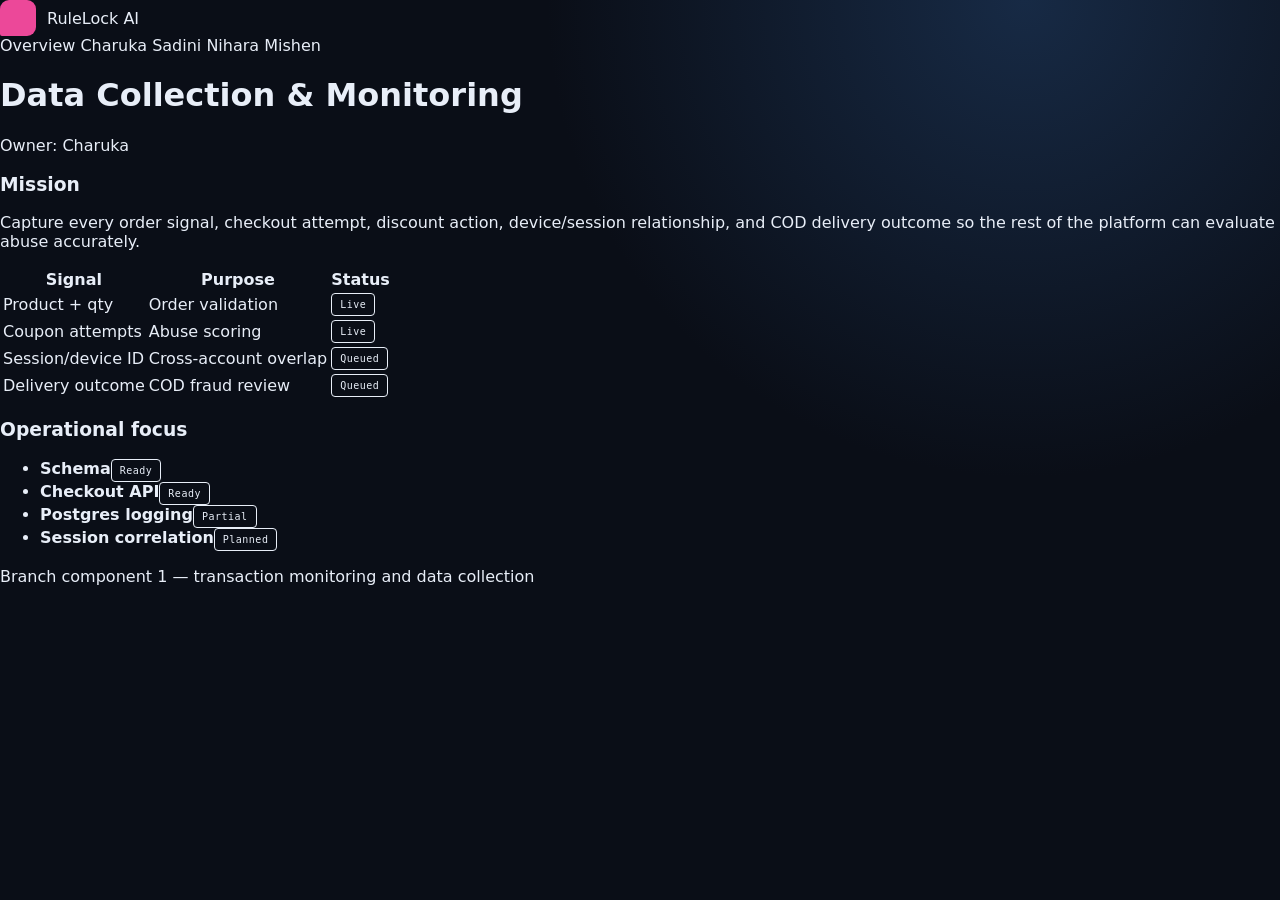
<file: rulelock-ai/frontend/charuka.html>
<!doctype html>
<html lang="en">
  <head>
    <meta charset="UTF-8" />
    <meta name="viewport" content="width=device-width, initial-scale=1.0" />
    <title>RuleLock AI | Charuka</title>
    <link rel="stylesheet" href="styles.css" />
  </head>
  <body>
    <header>
      <div class="navbar">
        <div class="brand">
          <span class="brand-mark"></span>
          <span>RuleLock AI</span>
        </div>
        <nav class="nav-links">
          <a href="index.html">Overview</a>
          <a class="active" href="charuka.html">Charuka</a>
          <a href="sadini.html">Sadini</a>
          <a href="nihara.html">Nihara</a>
          <a href="mishen.html">Mishen</a>
        </nav>
      </div>
    </header>

    <main class="branch-page">
      <div class="branch-header">
        <h1>Data Collection & Monitoring</h1>
        <span class="pill">Owner: Charuka</span>
      </div>

      <div class="branch-grid">
        <section class="card">
          <h3>Mission</h3>
          <p>Capture every order signal, checkout attempt, discount action, device/session relationship, and COD delivery outcome so the rest of the platform can evaluate abuse accurately.</p>

          <table class="table">
            <thead>
              <tr>
                <th>Signal</th>
                <th>Purpose</th>
                <th>Status</th>
              </tr>
            </thead>
            <tbody>
              <tr><td>Product + qty</td><td>Order validation</td><td><span class="badge good">Live</span></td></tr>
              <tr><td>Coupon attempts</td><td>Abuse scoring</td><td><span class="badge good">Live</span></td></tr>
              <tr><td>Session/device ID</td><td>Cross-account overlap</td><td><span class="badge warn">Queued</span></td></tr>
              <tr><td>Delivery outcome</td><td>COD fraud review</td><td><span class="badge warn">Queued</span></td></tr>
            </tbody>
          </table>
        </section>

        <aside class="card">
          <h3>Operational focus</h3>
          <ul class="status-list">
            <li><strong>Schema</strong><span class="badge good">Ready</span></li>
            <li><strong>Checkout API</strong><span class="badge good">Ready</span></li>
            <li><strong>Postgres logging</strong><span class="badge warn">Partial</span></li>
            <li><strong>Session correlation</strong><span class="badge warn">Planned</span></li>
          </ul>
        </aside>
      </div>

      <div class="page-footer">Branch component 1 — transaction monitoring and data collection</div>
    </main>

  </body>
</html>
</file>
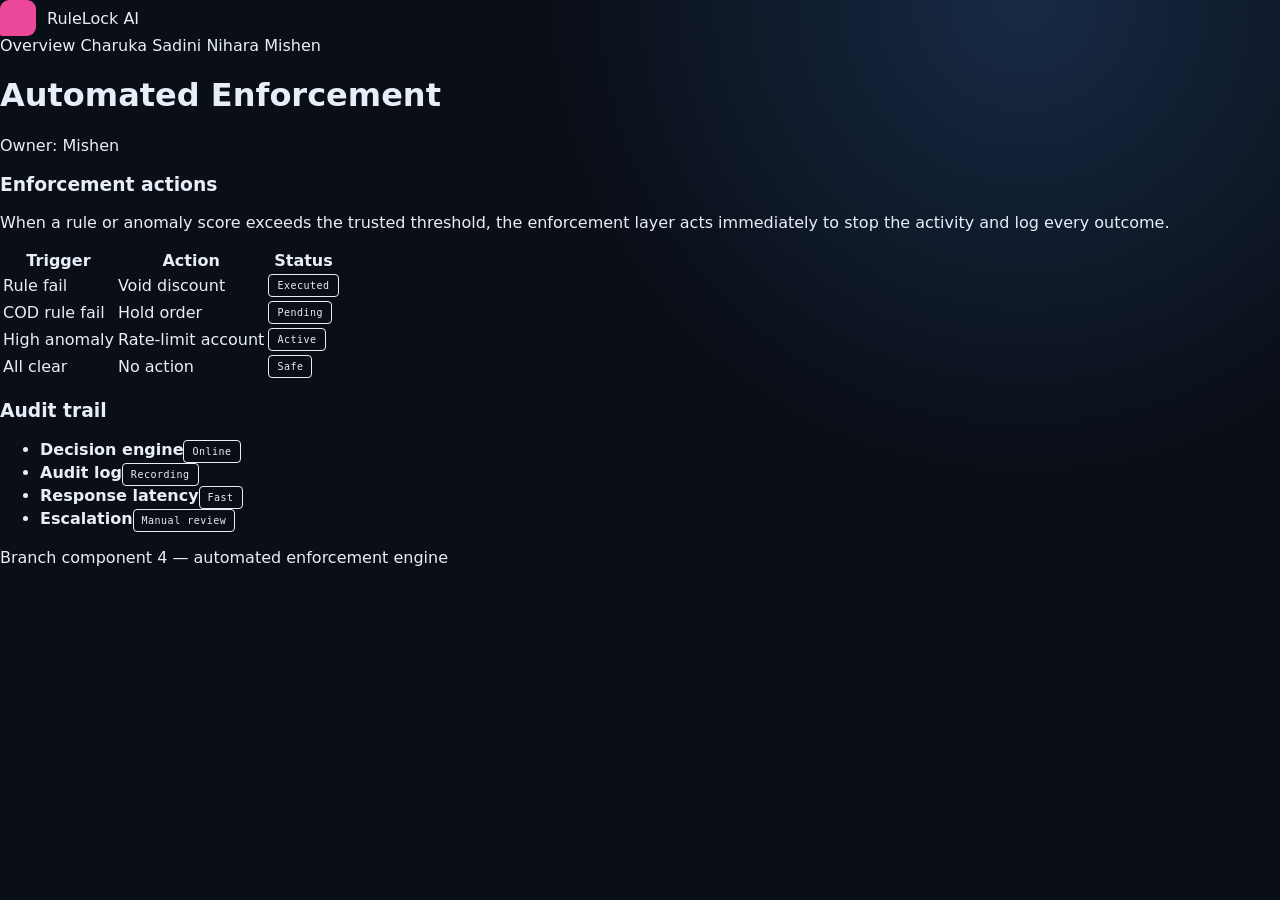
<file: rulelock-ai/frontend/mishen.html>
<!doctype html>
<html lang="en">
  <head>
    <meta charset="UTF-8" />
    <meta name="viewport" content="width=device-width, initial-scale=1.0" />
    <title>RuleLock AI | Mishen</title>
    <link rel="stylesheet" href="styles.css" />
  </head>
  <body>
    <header>
      <div class="navbar">
        <div class="brand">
          <span class="brand-mark"></span>
          <span>RuleLock AI</span>
        </div>
        <nav class="nav-links">
          <a href="index.html">Overview</a>
          <a href="charuka.html">Charuka</a>
          <a href="sadini.html">Sadini</a>
          <a href="nihara.html">Nihara</a>
          <a class="active" href="mishen.html">Mishen</a>
        </nav>
      </div>
    </header>

    <main class="branch-page">
      <div class="branch-header">
        <h1>Automated Enforcement</h1>
        <span class="pill">Owner: Mishen</span>
      </div>

      <div class="branch-grid">
        <section class="card">
          <h3>Enforcement actions</h3>
          <p>When a rule or anomaly score exceeds the trusted threshold, the enforcement layer acts immediately to stop the activity and log every outcome.</p>

          <table class="table">
            <thead>
              <tr>
                <th>Trigger</th>
                <th>Action</th>
                <th>Status</th>
              </tr>
            </thead>
            <tbody>
              <tr><td>Rule fail</td><td>Void discount</td><td><span class="badge good">Executed</span></td></tr>
              <tr><td>COD rule fail</td><td>Hold order</td><td><span class="badge warn">Pending</span></td></tr>
              <tr><td>High anomaly</td><td>Rate-limit account</td><td><span class="badge alert">Active</span></td></tr>
              <tr><td>All clear</td><td>No action</td><td><span class="badge good">Safe</span></td></tr>
            </tbody>
          </table>
        </section>

        <aside class="card">
          <h3>Audit trail</h3>
          <ul class="status-list">
            <li><strong>Decision engine</strong><span class="badge good">Online</span></li>
            <li><strong>Audit log</strong><span class="badge good">Recording</span></li>
            <li><strong>Response latency</strong><span class="badge good">Fast</span></li>
            <li><strong>Escalation</strong><span class="badge warn">Manual review</span></li>
          </ul>
        </aside>
      </div>

      <div class="page-footer">Branch component 4 — automated enforcement engine</div>
    </main>

  </body>
</html>
</file>
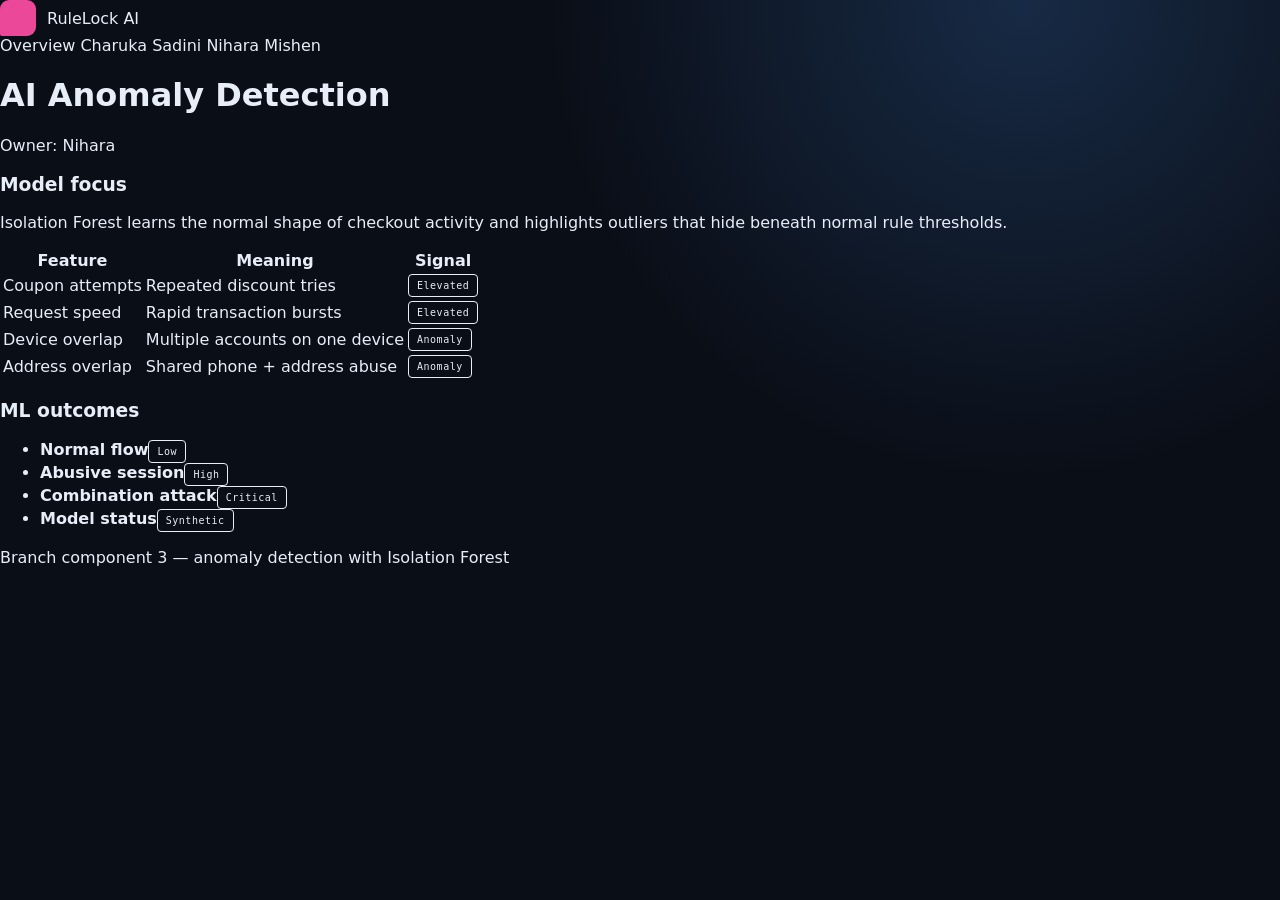
<file: rulelock-ai/frontend/nihara.html>
<!doctype html>
<html lang="en">
  <head>
    <meta charset="UTF-8" />
    <meta name="viewport" content="width=device-width, initial-scale=1.0" />
    <title>RuleLock AI | Nihara</title>
    <link rel="stylesheet" href="styles.css" />
  </head>
  <body>
    <header>
      <div class="navbar">
        <div class="brand">
          <span class="brand-mark"></span>
          <span>RuleLock AI</span>
        </div>
        <nav class="nav-links">
          <a href="index.html">Overview</a>
          <a href="charuka.html">Charuka</a>
          <a href="sadini.html">Sadini</a>
          <a class="active" href="nihara.html">Nihara</a>
          <a href="mishen.html">Mishen</a>
        </nav>
      </div>
    </header>

    <main class="branch-page">
      <div class="branch-header">
        <h1>AI Anomaly Detection</h1>
        <span class="pill">Owner: Nihara</span>
      </div>

      <div class="branch-grid">
        <section class="card">
          <h3>Model focus</h3>
          <p>Isolation Forest learns the normal shape of checkout activity and highlights outliers that hide beneath normal rule thresholds.</p>

          <table class="table">
            <thead>
              <tr>
                <th>Feature</th>
                <th>Meaning</th>
                <th>Signal</th>
              </tr>
            </thead>
            <tbody>
              <tr><td>Coupon attempts</td><td>Repeated discount tries</td><td><span class="badge warn">Elevated</span></td></tr>
              <tr><td>Request speed</td><td>Rapid transaction bursts</td><td><span class="badge warn">Elevated</span></td></tr>
              <tr><td>Device overlap</td><td>Multiple accounts on one device</td><td><span class="badge alert">Anomaly</span></td></tr>
              <tr><td>Address overlap</td><td>Shared phone + address abuse</td><td><span class="badge alert">Anomaly</span></td></tr>
            </tbody>
          </table>
        </section>

        <aside class="card">
          <h3>ML outcomes</h3>
          <ul class="status-list">
            <li><strong>Normal flow</strong><span class="badge good">Low</span></li>
            <li><strong>Abusive session</strong><span class="badge alert">High</span></li>
            <li><strong>Combination attack</strong><span class="badge alert">Critical</span></li>
            <li><strong>Model status</strong><span class="badge warn">Synthetic</span></li>
          </ul>
        </aside>
      </div>

      <div class="page-footer">Branch component 3 — anomaly detection with Isolation Forest</div>
    </main>

  </body>
</html>
</file>
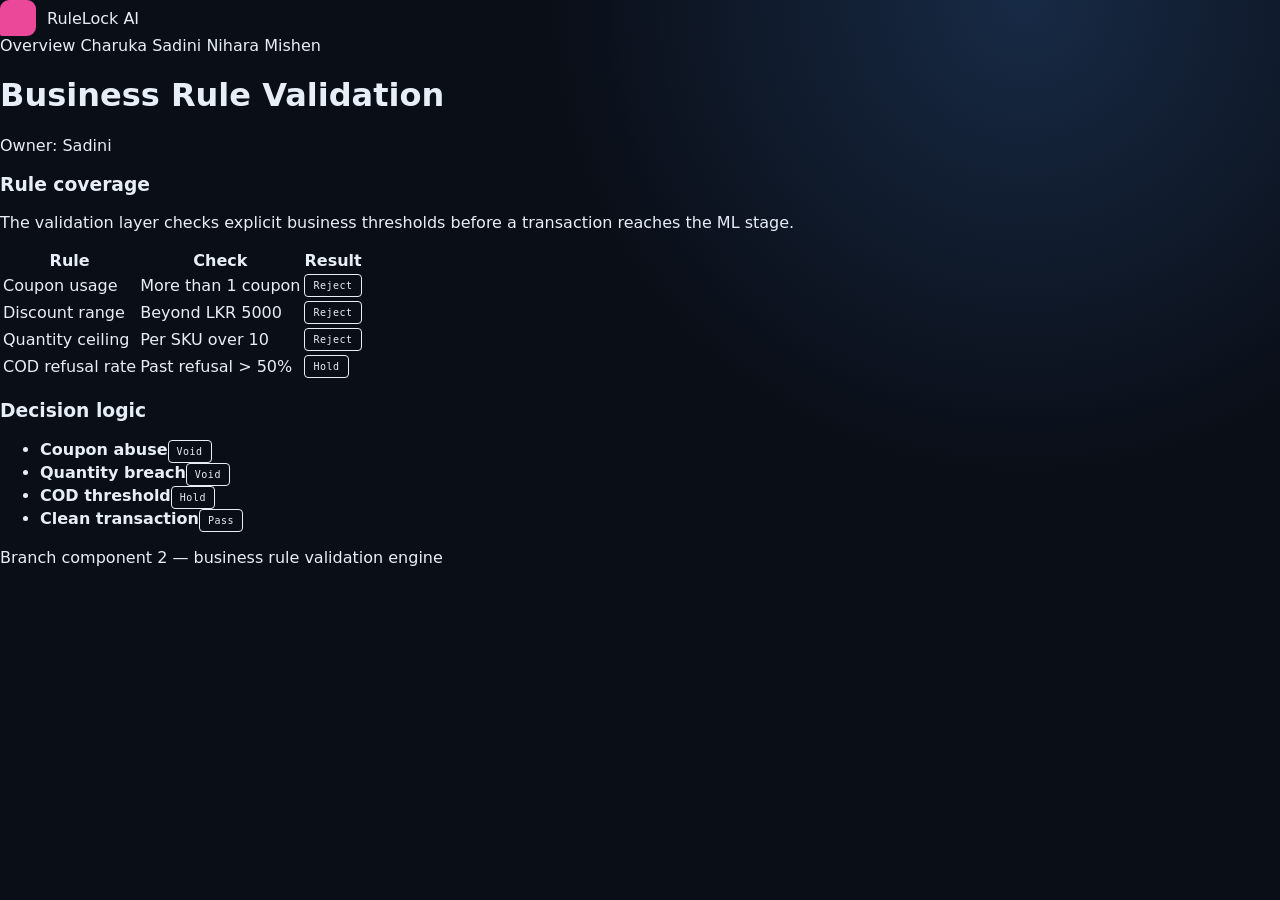
<file: rulelock-ai/frontend/sadini.html>
<!doctype html>
<html lang="en">
  <head>
    <meta charset="UTF-8" />
    <meta name="viewport" content="width=device-width, initial-scale=1.0" />
    <title>RuleLock AI | Sadini</title>
    <link rel="stylesheet" href="styles.css" />
  </head>
  <body>
    <header>
      <div class="navbar">
        <div class="brand">
          <span class="brand-mark"></span>
          <span>RuleLock AI</span>
        </div>
        <nav class="nav-links">
          <a href="index.html">Overview</a>
          <a href="charuka.html">Charuka</a>
          <a class="active" href="sadini.html">Sadini</a>
          <a href="nihara.html">Nihara</a>
          <a href="mishen.html">Mishen</a>
        </nav>
      </div>
    </header>

    <main class="branch-page">
      <div class="branch-header">
        <h1>Business Rule Validation</h1>
        <span class="pill">Owner: Sadini</span>
      </div>

      <div class="branch-grid">
        <section class="card">
          <h3>Rule coverage</h3>
          <p>The validation layer checks explicit business thresholds before a transaction reaches the ML stage.</p>

          <table class="table">
            <thead>
              <tr>
                <th>Rule</th>
                <th>Check</th>
                <th>Result</th>
              </tr>
            </thead>
            <tbody>
              <tr><td>Coupon usage</td><td>More than 1 coupon</td><td><span class="badge alert">Reject</span></td></tr>
              <tr><td>Discount range</td><td>Beyond LKR 5000</td><td><span class="badge alert">Reject</span></td></tr>
              <tr><td>Quantity ceiling</td><td>Per SKU over 10</td><td><span class="badge alert">Reject</span></td></tr>
              <tr><td>COD refusal rate</td><td>Past refusal > 50%</td><td><span class="badge alert">Hold</span></td></tr>
            </tbody>
          </table>
        </section>

        <aside class="card">
          <h3>Decision logic</h3>
          <ul class="status-list">
            <li><strong>Coupon abuse</strong><span class="badge alert">Void</span></li>
            <li><strong>Quantity breach</strong><span class="badge alert">Void</span></li>
            <li><strong>COD threshold</strong><span class="badge warn">Hold</span></li>
            <li><strong>Clean transaction</strong><span class="badge good">Pass</span></li>
          </ul>
        </aside>
      </div>

      <div class="page-footer">Branch component 2 — business rule validation engine</div>
    </main>

  </body>
</html>
</file>
<file: rulelock-ai/frontend/styles.css>
:root{--bg:#0a0e17;--panel:#121826;--panel2:#0f1521;--line:#1f2937;--muted:#7d8aa3;--text:#e8eef8;--pink:#ec4899;--orange:#f59e0b;--cyan:#22d3ee;--purple:#a78bfa;--green:#22c55e;--red:#ef4444;--blue:#60a5fa}*{box-sizing:border-box}html{min-width:320px;background:var(--bg)}body{margin:0;min-height:100vh;background:radial-gradient(circle at 80% 0%,#172a45 0,transparent 35%),var(--bg);color:var(--text);font-family:Inter,system-ui,-apple-system,BlinkMacSystemFont,"Segoe UI",sans-serif}body:before{content:"";position:fixed;inset:0;z-index:-1;opacity:.16;pointer-events:none;background-image:linear-gradient(rgba(96,165,250,.08) 1px,transparent 1px),linear-gradient(90deg,rgba(96,165,250,.08) 1px,transparent 1px);background-size:42px 42px}a{color:inherit;text-decoration:none}button,input{font:inherit}.app-shell{min-height:100vh}.topbar{display:flex;align-items:center;gap:28px;min-height:74px;padding:12px clamp(16px,4vw,56px);border-bottom:1px solid var(--line);background:rgba(10,14,23,.88);backdrop-filter:blur(16px);position:sticky;top:0;z-index:10}.brand{display:flex;align-items:center;gap:11px;min-width:245px}.brand-mark{display:grid;width:36px;height:36px;place-items:center;color:#fff;background:var(--pink);border-radius:9px 9px 9px 2px;font-weight:900}.brand strong,.brand small{display:block}.brand strong{font-size:1rem}.brand small{margin-top:3px;color:var(--muted);font:10px ui-monospace,SFMono-Regular,Consolas,monospace}.nav-tabs{display:flex;align-items:center;gap:5px;flex:1;overflow-x:auto}.nav-pill{display:inline-flex;align-items:center;gap:7px;white-space:nowrap;padding:10px 12px;border:1px solid transparent;border-radius:6px;color:var(--muted);font-size:.78rem}.nav-pill span{color:#aebbd0;font:11px ui-monospace,monospace}.nav-pill:hover,.nav-pill.active{color:var(--text);background:#202b40;border-color:#33425a}.top-status{display:flex;align-items:center;gap:12px;white-space:nowrap}.status-pill{padding:7px 10px;border:1px solid;border-radius:5px;font:10px ui-monospace,monospace}.status-pill.online{color:#86efac;border-color:#286642;background:rgba(34,197,94,.1)}.status-pill.offline{color:#fca5a5;border-color:#7f3030;background:rgba(239,68,68,.1)}.version{color:var(--muted);font:10px ui-monospace,monospace}.breadcrumb{padding:14px clamp(16px,4vw,56px);color:var(--muted);border-bottom:1px solid rgba(31,41,55,.65);font:11px ui-monospace,monospace}.page{max-width:1440px;margin:auto;padding:clamp(24px,4vw,52px) clamp(16px,4vw,56px) 72px}.page-head{display:flex;justify-content:space-between;gap:20px;align-items:end;margin-bottom:28px}.page-head h1{margin:0;font-size:clamp(2rem,4vw,3.4rem);letter-spacing:-.07em}.page-head p{max-width:720px;margin:10px 0 0;color:var(--muted);line-height:1.6}.section-kicker,.mono-label{color:var(--muted);font:11px ui-monospace,SFMono-Regular,Consolas,monospace;letter-spacing:.1em}.kpi-grid{display:grid;grid-template-columns:repeat(6,minmax(0,1fr));gap:12px;margin-bottom:18px}.kpi-card,.panel,.component-card{background:linear-gradient(145deg,rgba(18,24,38,.96),rgba(12,18,29,.96));border:1px solid var(--line);border-radius:8px}.kpi-card{min-height:140px;padding:17px}.kpi-card strong{display:block;margin:20px 0 7px;font:700 2rem ui-monospace,SFMono-Regular,Consolas,monospace}.kpi-card small{color:var(--muted);font:11px ui-monospace,SFMono-Regular,Consolas,monospace}.text-pink{color:var(--pink)}.text-orange{color:var(--orange)}.text-purple{color:var(--purple)}.text-cyan{color:var(--cyan)}.dashboard-grid{display:grid;grid-template-columns:minmax(0,1.6fr) minmax(300px,.8fr);gap:16px}.stack{display:grid;gap:16px}.panel{padding:22px}.panel h2{margin:0 0 20px;font-size:1rem;letter-spacing:.04em}.live-dot:before{content:"●";margin-right:8px;color:var(--green);animation:pulse 1.6s infinite}.feed-list{max-height:440px;overflow:auto}.feed-row{display:grid;grid-template-columns:190px 82px 1fr;gap:12px;align-items:center;padding:13px 0;border-bottom:1px solid rgba(31,41,55,.8);font-size:.82rem}.feed-row time,.feed-row span{color:var(--muted);font:11px ui-monospace,SFMono-Regular,Consolas,monospace}.feed-row>span:last-child{font-family:inherit;color:var(--text)}.badge{display:inline-block;width:max-content;padding:5px 8px;border:1px solid;border-radius:4px;font:10px ui-monospace,monospace;letter-spacing:.05em}.tone-green{color:#86efac;border-color:#286642;background:rgba(34,197,94,.1)}.tone-red{color:#fca5a5;border-color:#7f3030;background:rgba(239,68,68,.1)}.tone-orange{color:#fcd34d;border-color:#856010;background:rgba(245,158,11,.1)}.tone-purple{color:#c4b5fd;border-color:#624f9b;background:rgba(167,139,250,.1)}.tone-cyan{color:#67e8f9;border-color:#17687a;background:rgba(34,211,238,.1)}.tone-muted{color:var(--muted);border-color:var(--line);background:rgba(125,138,163,.08)}.breakdown-row{margin:16px 0}.breakdown-row>div{display:flex;justify-content:space-between;gap:15px;color:#c8d2e1;font-size:.82rem}.breakdown-row strong{font:12px ui-monospace,monospace}.bar{display:block;height:4px;margin-top:8px;border-radius:3px;background:var(--muted)}.bar.tone-red{background:var(--red);border:0}.bar.tone-orange{background:var(--orange);border:0}.bar.tone-cyan{background:var(--cyan);border:0}.status-row{display:flex;justify-content:space-between;align-items:center;padding:12px 0;border-bottom:1px solid var(--line);font-size:.82rem}.empty-state{padding:42px 10px;color:var(--muted);text-align:center;font:12px ui-monospace,monospace}.scenario-tabs,.filter-row{display:flex;flex-wrap:wrap;gap:8px;margin-bottom:18px}.scenario-tab,.filter-row button,.btn-outline,.btn-run{padding:10px 13px;color:var(--muted);background:transparent;border:1px solid var(--line);border-radius:5px;font:11px ui-monospace,monospace;cursor:pointer}.scenario-tab.active.tone-pink,.btn-run.tone-pink{color:#fff;border-color:var(--pink);background:rgba(236,72,153,.18)}.scenario-tab.active.tone-orange,.btn-run.tone-orange{color:#fff;border-color:var(--orange);background:rgba(245,158,11,.18)}.scenario-tab.active.tone-cyan,.btn-run.tone-cyan{color:#fff;border-color:var(--cyan);background:rgba(34,211,238,.18)}.lab-grid{display:grid;grid-template-columns:minmax(0,1.3fr) minmax(330px,.7fr);gap:16px}.scenario-card h2{margin:8px 0 6px}.scenario-card h3{margin:0 0 14px;color:var(--muted);font-size:.9rem;font-weight:500}.scenario-card p{color:var(--muted);line-height:1.65}.text-pink{color:var(--pink)}.request-preview{margin:22px 0;padding:15px;background:#080c14;border:1px solid var(--line);border-radius:5px;font:12px ui-monospace,monospace}.request-preview code{display:block;margin-bottom:12px;color:var(--blue)}.request-preview>div{display:grid;grid-template-columns:170px 1fr;gap:10px;padding:9px 5px;border-top:1px solid rgba(31,41,55,.8)}.request-preview>div span{color:var(--muted)}.request-preview>div.danger{color:#fca5a5;background:rgba(239,68,68,.08)}.pipeline-list{display:grid}.pipeline-step{display:grid;grid-template-columns:42px 1fr auto;gap:12px;align-items:center;position:relative;padding:16px 0;border-bottom:1px solid var(--line)}.component-code{display:grid;width:34px;height:34px;place-items:center;color:var(--cyan);background:rgba(34,211,238,.1);border:1px solid #17687a;border-radius:5px;font:11px ui-monospace,monospace}.pipeline-step strong,.pipeline-step small{display:block}.pipeline-step small{margin-top:5px;color:var(--muted);font-size:11px;line-height:1.4}.verdict{margin-top:24px;padding:16px;border:1px solid;border-radius:6px}.verdict strong{font:12px ui-monospace,monospace;letter-spacing:.05em}.verdict p{margin:10px 0;color:#d4dceb;line-height:1.5}.verdict small{color:var(--muted);font:11px ui-monospace,monospace}.audit-tools{display:flex;align-items:center;gap:12px;margin-bottom:16px}.filter-row{margin:0}.filter-row button.active{color:var(--text);background:#26344b}.audit-tools input{width:280px;margin-left:auto;padding:10px 12px;color:var(--text);background:var(--panel);border:1px solid var(--line);border-radius:5px;outline:0}.record-count{color:var(--muted);white-space:nowrap;font:11px ui-monospace,monospace}.table-wrap{overflow:auto;border:1px solid var(--line);border-radius:8px;background:var(--panel)}.audit-table{width:100%;min-width:850px;border-collapse:collapse;font:11px ui-monospace,SFMono-Regular,Consolas,monospace}.audit-table th,.audit-table td{padding:13px 12px;text-align:left;border-bottom:1px solid var(--line)}.audit-table th{color:var(--muted);font-size:10px;letter-spacing:.08em}.risk-high{color:#fca5a5}.risk-low{color:#86efac}.flow{display:flex;align-items:center;gap:0;margin:24px 0 36px}.flow-node{position:relative;display:flex;align-items:center;gap:10px;flex:1}.flow-node strong,.flow-node small{display:block}.flow-node small{margin-top:3px;color:var(--muted);font:11px ui-monospace,monospace}.flow-node i{height:1px;flex:1;margin:0 16px;background:var(--line)}.component-grid{display:grid;grid-template-columns:repeat(2,minmax(0,1fr));gap:16px}.component-card{padding:22px}.component-head{display:flex;justify-content:space-between;align-items:center}.component-card h2{margin:18px 0 5px;font-size:1.08rem}.component-card p{color:var(--muted);font-size:.84rem;line-height:1.6}.owner{color:var(--blue)!important;font:11px ui-monospace,monospace}.mini-stats{display:grid;grid-template-columns:repeat(2,1fr);gap:8px;margin:18px 0}.mini-stats div{padding:11px;background:var(--panel2);border:1px solid var(--line);border-radius:5px}.mini-stats span,.mini-stats strong{display:block}.mini-stats span{color:var(--muted);font:10px ui-monospace,monospace}.mini-stats strong{margin-top:8px;color:var(--text);font:12px ui-monospace,monospace}.kv-list{display:grid;grid-template-columns:1fr auto;gap:8px;margin:18px 0;font:11px ui-monospace,monospace}.kv-list dt{color:var(--muted)}.kv-list dd{margin:0;color:var(--text)}.feature-list{display:grid;gap:7px;padding-left:16px;color:var(--muted);font:11px ui-monospace,monospace}.tag-row{display:flex;flex-wrap:wrap;gap:6px;margin-top:18px}.tag-row span{padding:5px 7px;color:var(--blue);border:1px solid #294c72;border-radius:4px;font:10px ui-monospace,monospace}.endpoint{display:block;margin-top:16px;color:var(--muted);font:11px ui-monospace,monospace}@keyframes pulse{50%{opacity:.35}}@media(max-width:1100px){.kpi-grid{grid-template-columns:repeat(3,minmax(0,1fr))}.topbar{flex-wrap:wrap}.nav-tabs{order:3;flex-basis:100%}}@media(max-width:780px){.dashboard-grid,.lab-grid,.component-grid{grid-template-columns:1fr}.top-status{margin-left:auto}.feed-row{grid-template-columns:1fr}.audit-tools{align-items:stretch;flex-direction:column}.audit-tools input{width:100%;margin-left:0}.flow{align-items:stretch;flex-direction:column;gap:12px}.flow-node i{width:1px;height:20px;flex:0 0 20px;margin:0 0 0 16px}.brand{min-width:auto}}@media(max-width:560px){.kpi-grid{grid-template-columns:repeat(2,minmax(0,1fr))}.kpi-card{min-height:120px;padding:13px}.kpi-card strong{font-size:1.45rem}.topbar{gap:14px}.nav-pill{font-size:.68rem}.request-preview>div{grid-template-columns:1fr}.page-head{align-items:start;flex-direction:column}}
.login-form label{display:block;margin-bottom:6px;color:#c8d2e1;font-size:.82rem}.login-input{display:block;width:100%;padding:11px 12px;color:var(--text);background:#080c14;border:1px solid var(--line);border-radius:5px}.login-input:focus{outline:2px solid var(--cyan);outline-offset:1px}

.audit-table tbody tr:hover{background:rgba(96,165,250,.08)}.audit-table tbody tr:focus{outline:2px solid var(--blue);outline-offset:-2px}.audit-detail{margin-top:20px}.detail-summary{padding:14px;margin-bottom:16px;background:var(--panel2);border:1px solid var(--line);border-radius:6px}.detail-summary strong{margin-right:12px}.detail-summary p{margin-bottom:0;color:var(--muted)}.detail-components{display:grid;grid-template-columns:repeat(2,minmax(0,1fr));gap:12px}.detail-components section{padding:14px;background:var(--panel2);border:1px solid var(--line);border-radius:6px;overflow-wrap:anywhere}.detail-components h3{margin:0 0 10px;font-size:.9rem}.detail-components p,.detail-components li{color:var(--muted);font-size:.8rem;line-height:1.5}.detail-components ul{padding-left:18px}@media(max-width:700px){.detail-components{grid-template-columns:1fr}}

.secondary-order-id{display:block;margin-top:3px;color:var(--muted);font:10px ui-monospace,monospace}.simulation-order-reference{display:block;margin-bottom:8px}.simulation-order-reference .secondary-order-id{display:inline-block;margin:0 0 0 8px}
</file>
